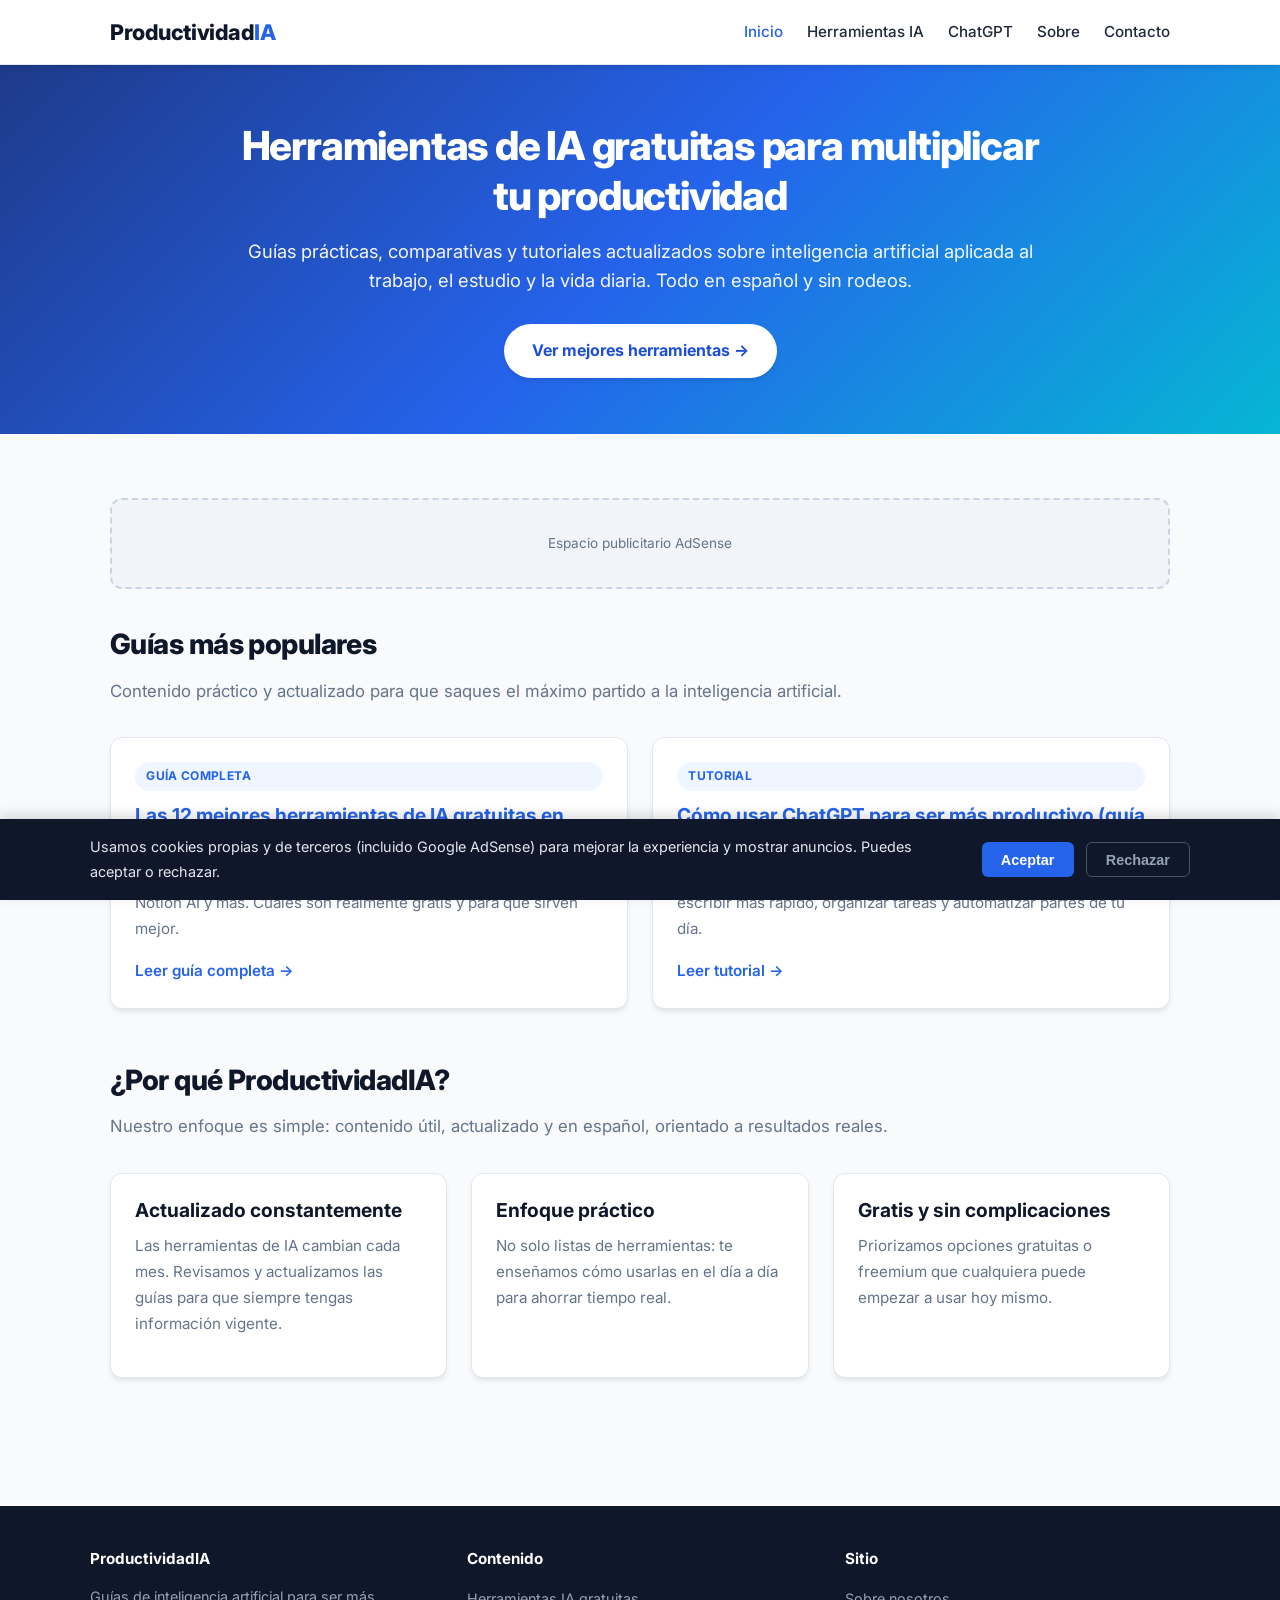
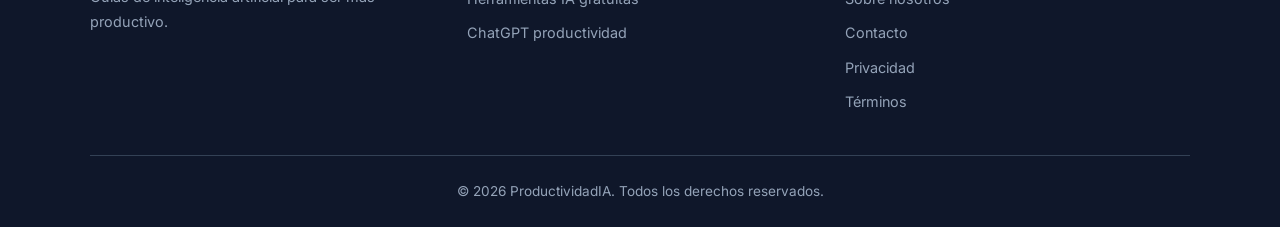
<file: index.html>
<!DOCTYPE html>
<html lang="es">
<head>
  <meta charset="UTF-8">
  <meta name="viewport" content="width=device-width, initial-scale=1">
  <title>ProductividadIA | Herramientas de IA gratuitas para ser más productivo</title>
  <meta name="description" content="Descubre las mejores herramientas de inteligencia artificial gratuitas para mejorar tu productividad. Guías, tutoriales y comparativas actualizadas de ChatGPT, Gemini, Claude y más.">
  <meta name="keywords" content="herramientas de ia gratuitas, productividad con inteligencia artificial, chatgpt para productividad, mejores apps de ia, inteligencia artificial productividad, herramientas ia 2026">
  <meta name="author" content="ProductividadIA">
  <meta name="robots" content="index, follow, max-image-preview:large, max-snippet:-1, max-video-preview:-1">
  <link rel="canonical" href="https://ProductividadIA.github.io/">

  <!-- Open Graph -->
  <meta property="og:type" content="website">
  <meta property="og:locale" content="es_ES">
  <meta property="og:site_name" content="ProductividadIA">
  <meta property="og:title" content="ProductividadIA | Herramientas de IA gratuitas para ser más productivo">
  <meta property="og:description" content="Descubre las mejores herramientas de inteligencia artificial gratuitas para mejorar tu productividad. Guías y tutoriales actualizados.">
  <meta property="og:url" content="https://ProductividadIA.github.io/">

  <!-- Twitter Card -->
  <meta name="twitter:card" content="summary_large_image">
  <meta name="twitter:title" content="ProductividadIA | Herramientas de IA gratuitas">
  <meta name="twitter:description" content="Las mejores herramientas de inteligencia artificial gratuitas para aumentar tu productividad en 2026.">

  <!-- Preconnect & Fonts -->
  <link rel="preconnect" href="https://fonts.googleapis.com">
  <link rel="preconnect" href="https://fonts.gstatic.com" crossorigin>
  <link href="https://fonts.googleapis.com/css2?family=Inter:wght@400;500;600;700;800&display=swap" rel="stylesheet">

  <link rel="stylesheet" href="styles.css">

  <!-- JSON-LD Structured Data -->
  <script type="application/ld+json">
  {
    "@context": "https://schema.org",
    "@type": "WebSite",
    "name": "ProductividadIA",
    "url": "https://ProductividadIA.github.io/",
    "description": "Guías y herramientas de inteligencia artificial para aumentar la productividad personal y profesional.",
    "inLanguage": "es",
    "potentialAction": {
      "@type": "SearchAction",
      "target": "https://ProductividadIA.github.io/?q={search_term_string}",
      "query-input": "required name=search_term_string"
    }
  }
  </script>
  <script type="application/ld+json">
  {
    "@context": "https://schema.org",
    "@type": "Organization",
    "name": "ProductividadIA",
    "url": "https://ProductividadIA.github.io/",
    "logo": "https://ProductividadIA.github.io/favicon.ico"
  }
  </script>

  <!-- GOOGLE ADSENSE -->
  
<script async src="https://pagead2.googlesyndication.com/pagead/js/adsbygoogle.js?client=ca-pub-4420698611954762"
     crossorigin="anonymous"></script>

  <!-- Google tag (gtag.js) -->
<script async src="https://www.googletagmanager.com/gtag/js?id=G-5T8QZ2P0C4"></script>
<script>
  window.dataLayer = window.dataLayer || [];
  function gtag(){dataLayer.push(arguments);}
  gtag('js', new Date());

  gtag('config', 'G-5T8QZ2P0C4');
</script>
  
</head>
<body>
  <header class="site-header">
    <div class="header-inner">
      <a href="index.html" class="logo">Productividad<span>IA</span></a>
      <button class="menu-toggle" aria-label="Abrir menú" aria-expanded="false">
        <svg xmlns="http://www.w3.org/2000/svg" fill="none" viewBox="0 0 24 24" stroke="currentColor" stroke-width="2">
          <path stroke-linecap="round" stroke-linejoin="round" d="M4 6h16M4 12h16M4 18h16"/>
        </svg>
      </button>
      <nav class="nav" role="navigation" aria-label="Menú principal">
        <a href="index.html" class="active">Inicio</a>
        <a href="mejores-herramientas-ia-gratuitas.html">Herramientas IA</a>
        <a href="chatgpt-productividad.html">ChatGPT</a>
        <a href="sobre.html">Sobre</a>
        <a href="contacto.html">Contacto</a>
      </nav>
    </div>
  </header>

  <main>
    <section class="hero">
      <div class="hero-inner">
        <h1>Herramientas de IA gratuitas para multiplicar tu productividad</h1>
        <p>Guías prácticas, comparativas y tutoriales actualizados sobre inteligencia artificial aplicada al trabajo, el estudio y la vida diaria. Todo en español y sin rodeos.</p>
        <a href="mejores-herramientas-ia-gratuitas.html" class="btn">Ver mejores herramientas →</a>
      </div>
    </section>

    <div class="container">
      <!-- Placeholder AdSense superior -->
      <div class="ad-placeholder" aria-hidden="true">
        <!-- Pega aquí tu código de anuncio AdSense (banner superior) -->
        Espacio publicitario AdSense
      </div>
      
      <h2 class="section-title">Guías más populares</h2>
      <p class="section-subtitle">Contenido práctico y actualizado para que saques el máximo partido a la inteligencia artificial.</p>

      <div class="cards">
        <article class="card">
          <div class="card-body">
            <span class="card-tag">Guía completa</span>
            <h3><a href="mejores-herramientas-ia-gratuitas.html">Las 12 mejores herramientas de IA gratuitas en 2026</a></h3>
            <p>Comparativa actualizada de ChatGPT, Gemini, Claude, Perplexity, Notion AI y más. Cuáles son realmente gratis y para qué sirven mejor.</p>
            <a href="mejores-herramientas-ia-gratuitas.html" class="card-link">Leer guía completa →</a>
          </div>
        </article>

        <article class="card">
          <div class="card-body">
            <span class="card-tag">Tutorial</span>
            <h3><a href="chatgpt-productividad.html">Cómo usar ChatGPT para ser más productivo (guía paso a paso)</a></h3>
            <p>Prompts efectivos, flujos de trabajo y trucos avanzados para escribir más rápido, organizar tareas y automatizar partes de tu día.</p>
            <a href="chatgpt-productividad.html" class="card-link">Leer tutorial →</a>
          </div>
        </article>
      </div>

      <section class="mt-2">
        <h2 class="section-title">¿Por qué ProductividadIA?</h2>
        <p class="section-subtitle">Nuestro enfoque es simple: contenido útil, actualizado y en español, orientado a resultados reales.</p>
        <div class="cards">
          <div class="card">
            <div class="card-body">
              <h3>Actualizado constantemente</h3>
              <p>Las herramientas de IA cambian cada mes. Revisamos y actualizamos las guías para que siempre tengas información vigente.</p>
            </div>
          </div>
          <div class="card">
            <div class="card-body">
              <h3>Enfoque práctico</h3>
              <p>No solo listas de herramientas: te enseñamos cómo usarlas en el día a día para ahorrar tiempo real.</p>
            </div>
          </div>
          <div class="card">
            <div class="card-body">
              <h3>Gratis y sin complicaciones</h3>
              <p>Priorizamos opciones gratuitas o freemium que cualquiera puede empezar a usar hoy mismo.</p>
            </div>
          </div>
        </div>
      </section>
    </div>
  </main>

  <footer class="site-footer">
    <div class="footer-inner">
      <div class="footer-col">
        <h4>ProductividadIA</h4>
        <p style="font-size:0.9rem;margin-top:0.5rem;">Guías de inteligencia artificial para ser más productivo.</p>
      </div>
      <div class="footer-col">
        <h4>Contenido</h4>
        <ul>
          <li><a href="mejores-herramientas-ia-gratuitas.html">Herramientas IA gratuitas</a></li>
          <li><a href="chatgpt-productividad.html">ChatGPT productividad</a></li>
        </ul>
      </div>
      <div class="footer-col">
        <h4>Sitio</h4>
        <ul>
          <li><a href="sobre.html">Sobre nosotros</a></li>
          <li><a href="contacto.html">Contacto</a></li>
          <li><a href="privacidad.html">Privacidad</a></li>
          <li><a href="terminos.html">Términos</a></li>
        </ul>
      </div>
    </div>
    <div class="footer-bottom">
      <p>© 2026 ProductividadIA. Todos los derechos reservados.</p>
    </div>
  </footer>

  <!-- Banner cookies RGPD -->
  <div id="cookie-banner" class="cookie-banner" role="dialog" aria-label="Consentimiento de cookies">
    <div class="cookie-inner">
      <p>Usamos cookies propias y de terceros (incluido Google AdSense) para mejorar la experiencia y mostrar anuncios. Puedes aceptar o rechazar.</p>
      <div class="cookie-btns">
        <button id="cookie-accept" class="btn-accept">Aceptar</button>
        <button id="cookie-reject" class="btn-reject">Rechazar</button>
      </div>
    </div>
  </div>

  <script src="script.js" defer></script>
</body>
</html>
</file>
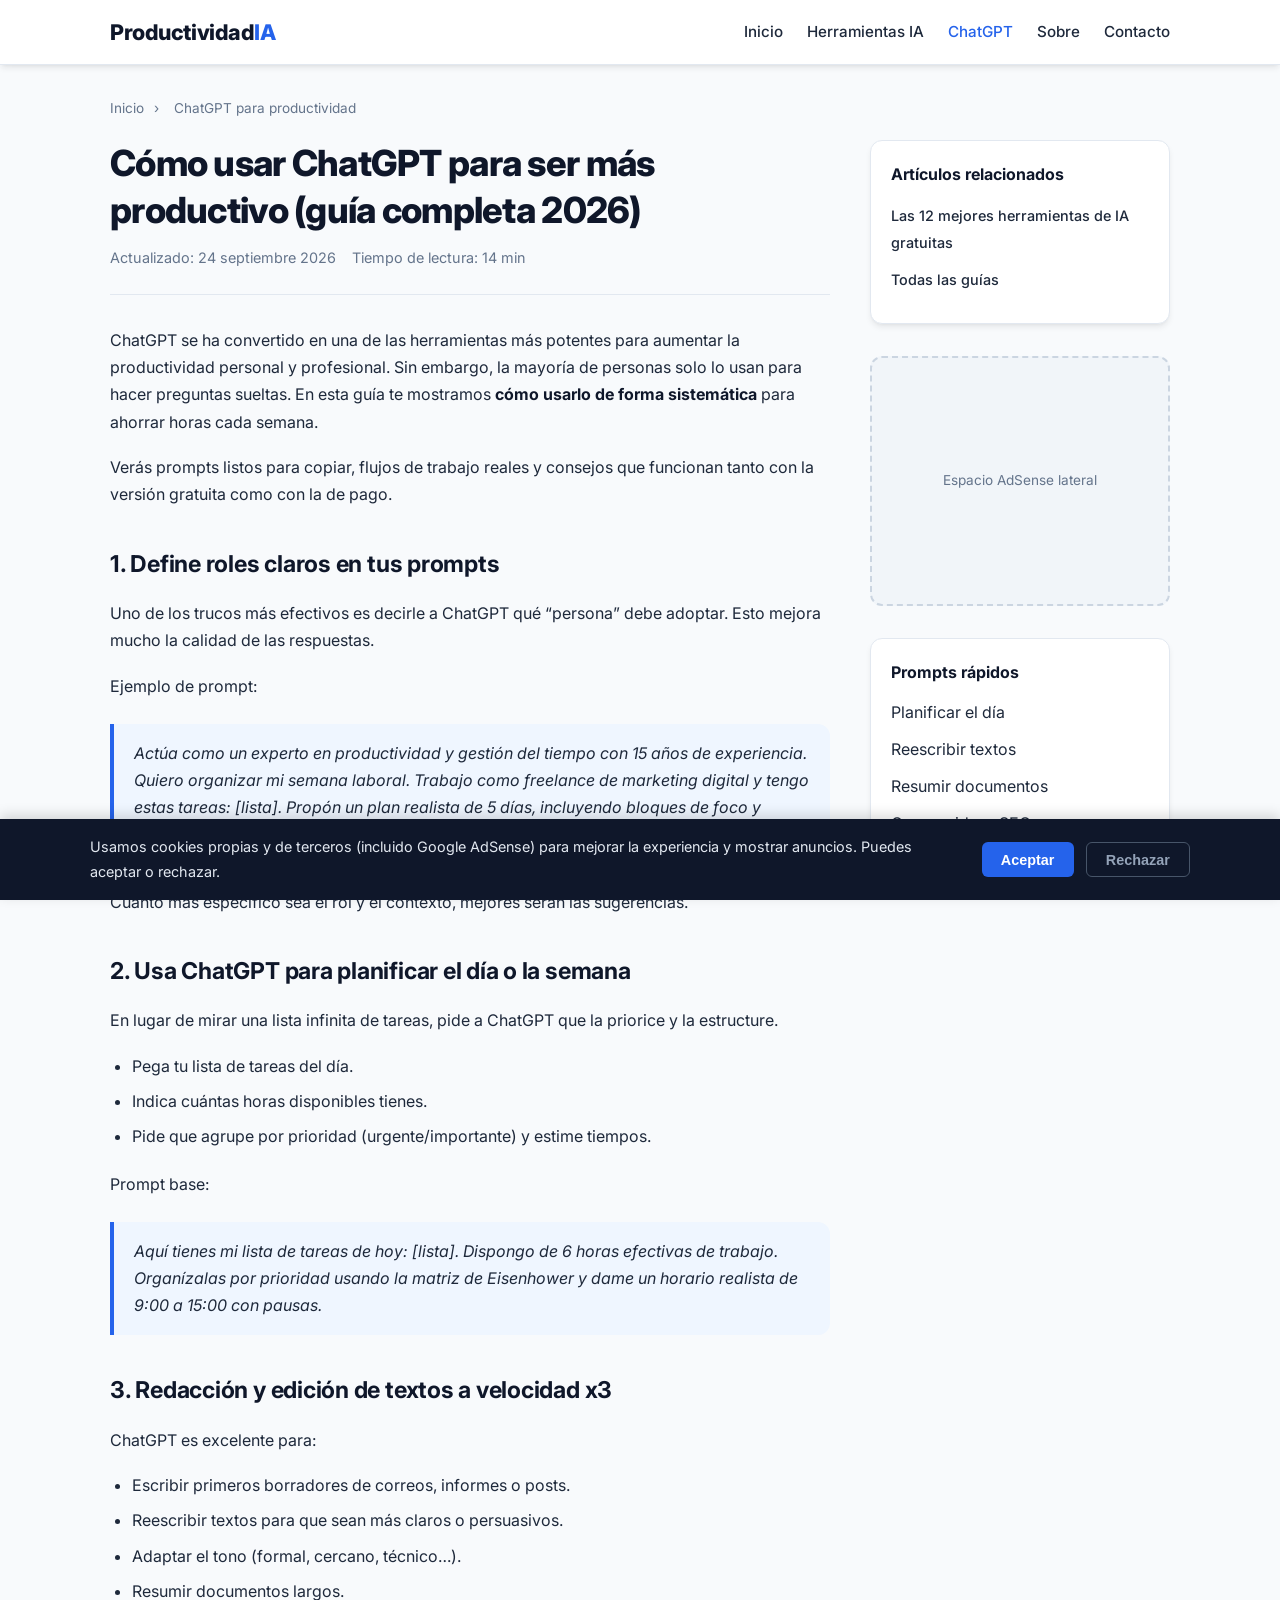
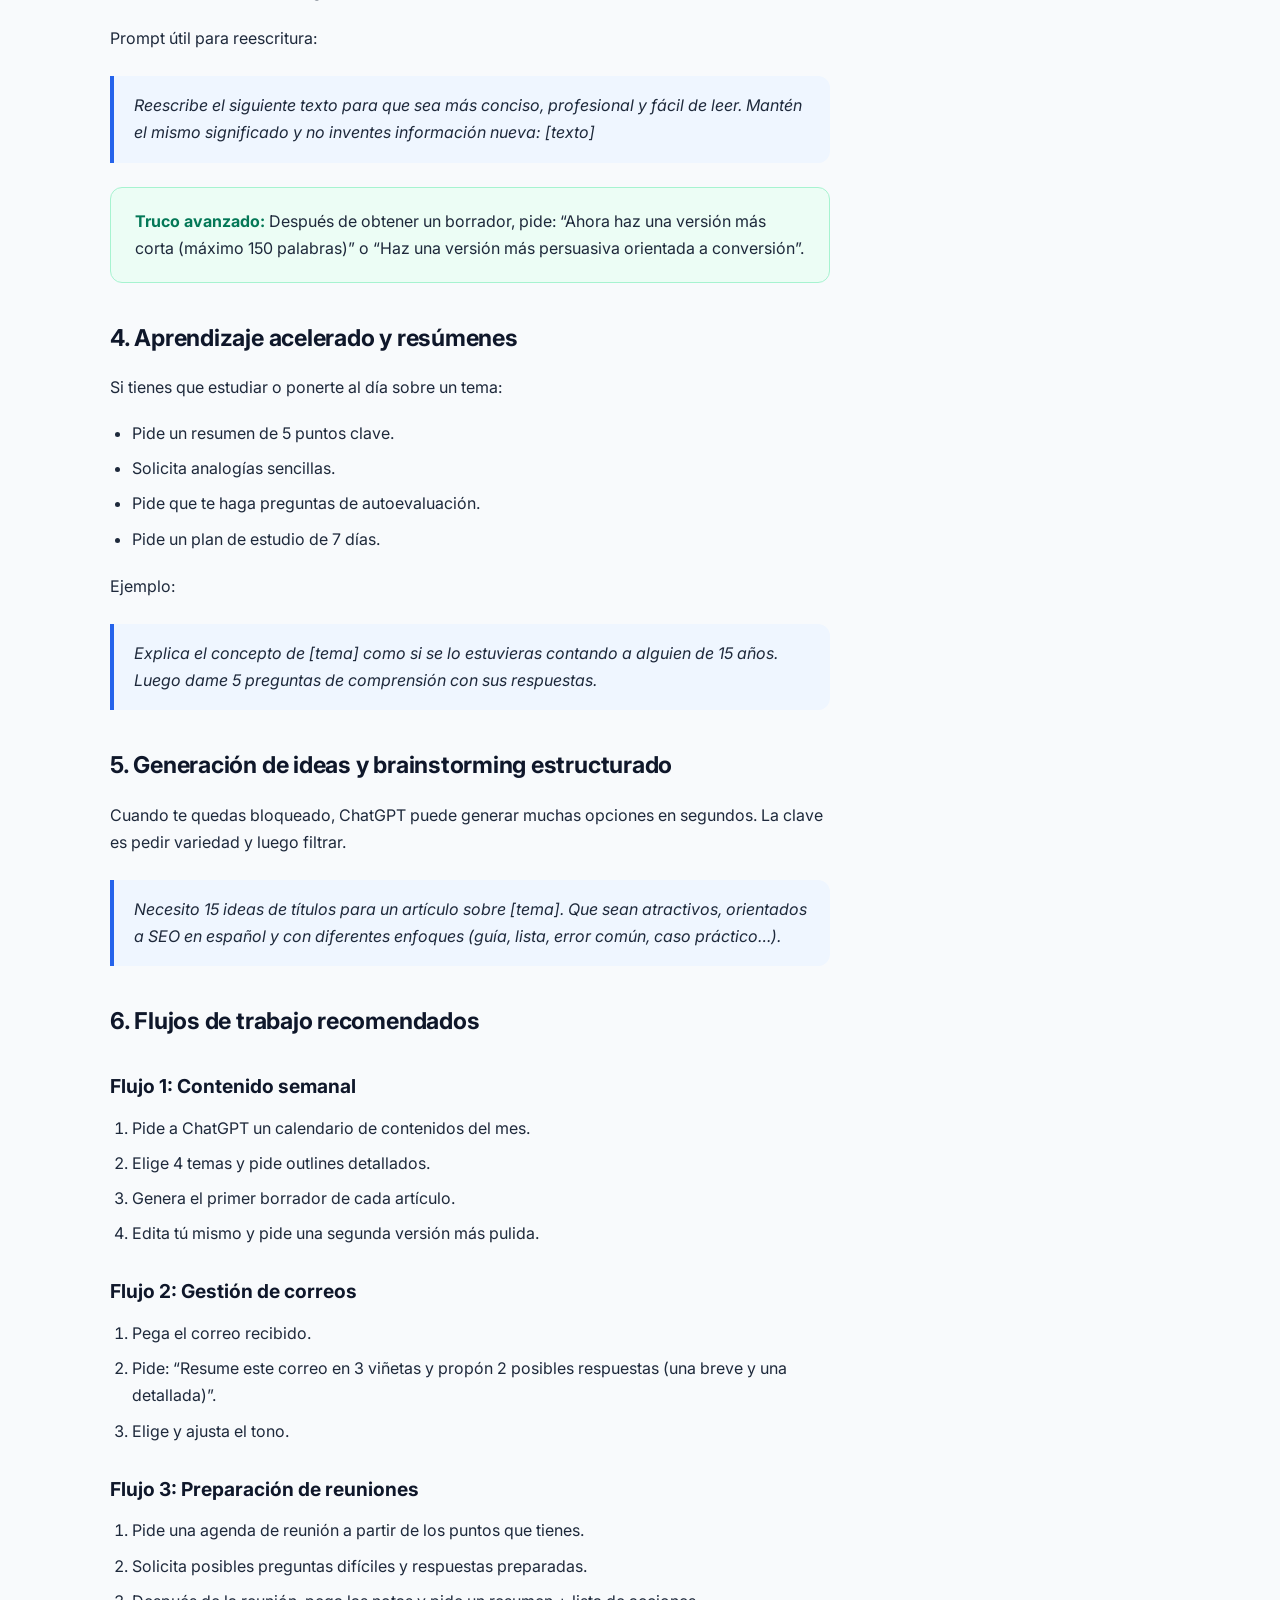
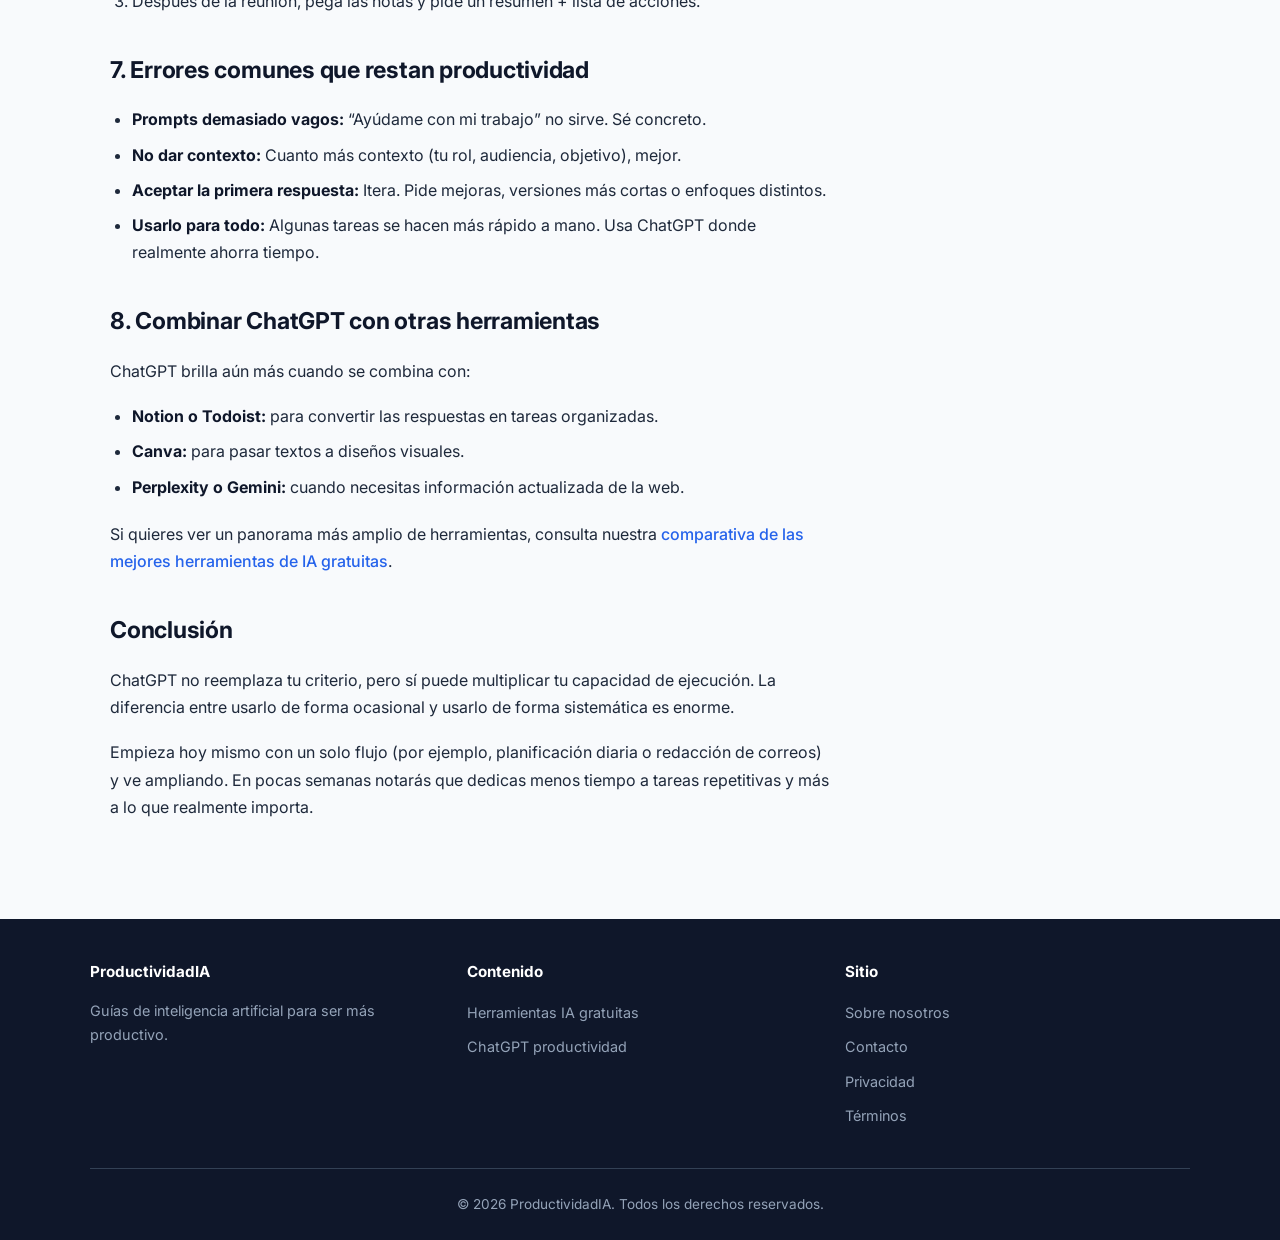
<file: chatgpt-productividad.html>
<!DOCTYPE html>
<html lang="es">
<head>
  <meta charset="UTF-8">
  <meta name="viewport" content="width=device-width, initial-scale=1">
  <title>Cómo usar ChatGPT para ser más productivo (guía 2026) | ProductividadIA</title>
  <meta name="description" content="Aprende a usar ChatGPT para aumentar tu productividad: prompts efectivos, flujos de trabajo, automatización de tareas y trucos avanzados. Guía práctica y actualizada.">
  <meta name="keywords" content="chatgpt productividad, prompts chatgpt, cómo usar chatgpt, chatgpt para trabajar, prompts productivos, chatgpt español, inteligencia artificial productividad">
  <meta name="author" content="ProductividadIA">
  <meta name="robots" content="index, follow, max-image-preview:large">
  <link rel="canonical" href="https://ProductividadIA.github.io/chatgpt-productividad.html">

  <meta property="og:type" content="article">
  <meta property="og:locale" content="es_ES">
  <meta property="og:site_name" content="ProductividadIA">
  <meta property="og:title" content="Cómo usar ChatGPT para ser más productivo (guía 2026)">
  <meta property="og:description" content="Prompts efectivos, flujos de trabajo y trucos avanzados para sacar el máximo partido a ChatGPT en tu día a día.">
  <meta property="og:url" content="https://ProductividadIA.github.io/chatgpt-productividad.html">

  <meta name="twitter:card" content="summary_large_image">
  <meta name="twitter:title" content="Cómo usar ChatGPT para ser más productivo">
  <meta name="twitter:description" content="Guía práctica con prompts y flujos de trabajo para aumentar tu productividad con ChatGPT.">

  <link rel="preconnect" href="https://fonts.googleapis.com">
  <link rel="preconnect" href="https://fonts.gstatic.com" crossorigin>
  <link href="https://fonts.googleapis.com/css2?family=Inter:wght@400;500;600;700;800&display=swap" rel="stylesheet">
  <link rel="stylesheet" href="styles.css">

  <script type="application/ld+json">
  {
    "@context": "https://schema.org",
    "@type": "Article",
    "headline": "Cómo usar ChatGPT para ser más productivo (guía 2026)",
    "description": "Guía práctica con prompts efectivos y flujos de trabajo para aumentar la productividad con ChatGPT.",
    "author": {
      "@type": "Organization",
      "name": "ProductividadIA"
    },
    "publisher": {
      "@type": "Organization",
      "name": "ProductividadIA",
      "url": "https://ProductividadIA.github.io/"
    },
    "datePublished": "2026-09-24",
    "dateModified": "2026-09-24",
    "mainEntityOfPage": {
      "@type": "WebPage",
      "@id": "https://ProductividadIA.github.io/chatgpt-productividad.html"
    },
    "inLanguage": "es"
  }
  </script>
  <script type="application/ld+json">
  {
    "@context": "https://schema.org",
    "@type": "BreadcrumbList",
    "itemListElement": [
      {
        "@type": "ListItem",
        "position": 1,
        "name": "Inicio",
        "item": "https://ProductividadIA.github.io/"
      },
      {
        "@type": "ListItem",
        "position": 2,
        "name": "Cómo usar ChatGPT para productividad",
        "item": "https://ProductividadIA.github.io/chatgpt-productividad.html"
      }
    ]
  }
  </script>
</head>
<body>
  <header class="site-header">
    <div class="header-inner">
      <a href="index.html" class="logo">Productividad<span>IA</span></a>
      <button class="menu-toggle" aria-label="Abrir menú" aria-expanded="false">
        <svg xmlns="http://www.w3.org/2000/svg" fill="none" viewBox="0 0 24 24" stroke="currentColor" stroke-width="2">
          <path stroke-linecap="round" stroke-linejoin="round" d="M4 6h16M4 12h16M4 18h16"/>
        </svg>
      </button>
      <nav class="nav" role="navigation" aria-label="Menú principal">
        <a href="index.html">Inicio</a>
        <a href="mejores-herramientas-ia-gratuitas.html">Herramientas IA</a>
        <a href="chatgpt-productividad.html" class="active">ChatGPT</a>
        <a href="sobre.html">Sobre</a>
        <a href="contacto.html">Contacto</a>
      </nav>
    </div>
  </header>

  <main>
    <div class="container">
      <nav class="breadcrumbs" aria-label="Breadcrumb">
        <a href="index.html">Inicio</a> <span>›</span> <span>ChatGPT para productividad</span>
      </nav>

      <div class="layout-with-sidebar">
        <article class="article-content">
          <header class="article-header">
            <h1>Cómo usar ChatGPT para ser más productivo (guía completa 2026)</h1>
            <div class="article-meta">
              <span>Actualizado: 24 septiembre 2026</span>
              <span>Tiempo de lectura: 14 min</span>
            </div>
          </header>

          <p>ChatGPT se ha convertido en una de las herramientas más potentes para aumentar la productividad personal y profesional. Sin embargo, la mayoría de personas solo lo usan para hacer preguntas sueltas. En esta guía te mostramos <strong>cómo usarlo de forma sistemática</strong> para ahorrar horas cada semana.</p>

          <p>Verás prompts listos para copiar, flujos de trabajo reales y consejos que funcionan tanto con la versión gratuita como con la de pago.</p>

          <h2>1. Define roles claros en tus prompts</h2>
          <p>Uno de los trucos más efectivos es decirle a ChatGPT qué “persona” debe adoptar. Esto mejora mucho la calidad de las respuestas.</p>
          <p>Ejemplo de prompt:</p>
          <blockquote>
            Actúa como un experto en productividad y gestión del tiempo con 15 años de experiencia. Quiero organizar mi semana laboral. Trabajo como freelance de marketing digital y tengo estas tareas: [lista]. Propón un plan realista de 5 días, incluyendo bloques de foco y descansos.
          </blockquote>
          <p>Cuanto más específico sea el rol y el contexto, mejores serán las sugerencias.</p>

          <h2>2. Usa ChatGPT para planificar el día o la semana</h2>
          <p>En lugar de mirar una lista infinita de tareas, pide a ChatGPT que la priorice y la estructure.</p>
          <ul>
            <li>Pega tu lista de tareas del día.</li>
            <li>Indica cuántas horas disponibles tienes.</li>
            <li>Pide que agrupe por prioridad (urgente/importante) y estime tiempos.</li>
          </ul>
          <p>Prompt base:</p>
          <blockquote>
            Aquí tienes mi lista de tareas de hoy: [lista]. Dispongo de 6 horas efectivas de trabajo. Organízalas por prioridad usando la matriz de Eisenhower y dame un horario realista de 9:00 a 15:00 con pausas.
          </blockquote>

          <h2>3. Redacción y edición de textos a velocidad x3</h2>
          <p>ChatGPT es excelente para:</p>
          <ul>
            <li>Escribir primeros borradores de correos, informes o posts.</li>
            <li>Reescribir textos para que sean más claros o persuasivos.</li>
            <li>Adaptar el tono (formal, cercano, técnico…).</li>
            <li>Resumir documentos largos.</li>
          </ul>
          <p>Prompt útil para reescritura:</p>
          <blockquote>
            Reescribe el siguiente texto para que sea más conciso, profesional y fácil de leer. Mantén el mismo significado y no inventes información nueva: [texto]
          </blockquote>

          <div class="tip-box">
            <strong>Truco avanzado:</strong> Después de obtener un borrador, pide: “Ahora haz una versión más corta (máximo 150 palabras)” o “Haz una versión más persuasiva orientada a conversión”.
          </div>

          <h2>4. Aprendizaje acelerado y resúmenes</h2>
          <p>Si tienes que estudiar o ponerte al día sobre un tema:</p>
          <ul>
            <li>Pide un resumen de 5 puntos clave.</li>
            <li>Solicita analogías sencillas.</li>
            <li>Pide que te haga preguntas de autoevaluación.</li>
            <li>Pide un plan de estudio de 7 días.</li>
          </ul>
          <p>Ejemplo:</p>
          <blockquote>
            Explica el concepto de [tema] como si se lo estuvieras contando a alguien de 15 años. Luego dame 5 preguntas de comprensión con sus respuestas.
          </blockquote>

          <h2>5. Generación de ideas y brainstorming estructurado</h2>
          <p>Cuando te quedas bloqueado, ChatGPT puede generar muchas opciones en segundos. La clave es pedir variedad y luego filtrar.</p>
          <blockquote>
            Necesito 15 ideas de títulos para un artículo sobre [tema]. Que sean atractivos, orientados a SEO en español y con diferentes enfoques (guía, lista, error común, caso práctico…).
          </blockquote>

          <h2>6. Flujos de trabajo recomendados</h2>
          <h3>Flujo 1: Contenido semanal</h3>
          <ol>
            <li>Pide a ChatGPT un calendario de contenidos del mes.</li>
            <li>Elige 4 temas y pide outlines detallados.</li>
            <li>Genera el primer borrador de cada artículo.</li>
            <li>Edita tú mismo y pide una segunda versión más pulida.</li>
          </ol>

          <h3>Flujo 2: Gestión de correos</h3>
          <ol>
            <li>Pega el correo recibido.</li>
            <li>Pide: “Resume este correo en 3 viñetas y propón 2 posibles respuestas (una breve y una detallada)”.</li>
            <li>Elige y ajusta el tono.</li>
          </ol>

          <h3>Flujo 3: Preparación de reuniones</h3>
          <ol>
            <li>Pide una agenda de reunión a partir de los puntos que tienes.</li>
            <li>Solicita posibles preguntas difíciles y respuestas preparadas.</li>
            <li>Después de la reunión, pega las notas y pide un resumen + lista de acciones.</li>
          </ol>

          <h2>7. Errores comunes que restan productividad</h2>
          <ul>
            <li><strong>Prompts demasiado vagos:</strong> “Ayúdame con mi trabajo” no sirve. Sé concreto.</li>
            <li><strong>No dar contexto:</strong> Cuanto más contexto (tu rol, audiencia, objetivo), mejor.</li>
            <li><strong>Aceptar la primera respuesta:</strong> Itera. Pide mejoras, versiones más cortas o enfoques distintos.</li>
            <li><strong>Usarlo para todo:</strong> Algunas tareas se hacen más rápido a mano. Usa ChatGPT donde realmente ahorra tiempo.</li>
          </ul>

          <h2>8. Combinar ChatGPT con otras herramientas</h2>
          <p>ChatGPT brilla aún más cuando se combina con:</p>
          <ul>
            <li><strong>Notion o Todoist:</strong> para convertir las respuestas en tareas organizadas.</li>
            <li><strong>Canva:</strong> para pasar textos a diseños visuales.</li>
            <li><strong>Perplexity o Gemini:</strong> cuando necesitas información actualizada de la web.</li>
          </ul>
          <p>Si quieres ver un panorama más amplio de herramientas, consulta nuestra <a href="mejores-herramientas-ia-gratuitas.html">comparativa de las mejores herramientas de IA gratuitas</a>.</p>

          <h2>Conclusión</h2>
          <p>ChatGPT no reemplaza tu criterio, pero sí puede multiplicar tu capacidad de ejecución. La diferencia entre usarlo de forma ocasional y usarlo de forma sistemática es enorme.</p>
          <p>Empieza hoy mismo con un solo flujo (por ejemplo, planificación diaria o redacción de correos) y ve ampliando. En pocas semanas notarás que dedicas menos tiempo a tareas repetitivas y más a lo que realmente importa.</p>
        </article>

        <aside class="sidebar">
          <div class="sidebar-box">
            <h3>Artículos relacionados</h3>
            <ul>
              <li><a href="mejores-herramientas-ia-gratuitas.html">Las 12 mejores herramientas de IA gratuitas</a></li>
              <li><a href="index.html">Todas las guías</a></li>
            </ul>
          </div>
          <div class="ad-placeholder" aria-hidden="true" style="min-height:250px;">Espacio AdSense lateral</div>
          <div class="sidebar-box">
            <h3>Prompts rápidos</h3>
            <ul>
              <li>Planificar el día</li>
              <li>Reescribir textos</li>
              <li>Resumir documentos</li>
              <li>Generar ideas SEO</li>
            </ul>
          </div>
        </aside>
      </div>
    </div>
  </main>

  <footer class="site-footer">
    <div class="footer-inner">
      <div class="footer-col">
        <h4>ProductividadIA</h4>
        <p style="font-size:0.9rem;margin-top:0.5rem;">Guías de inteligencia artificial para ser más productivo.</p>
      </div>
      <div class="footer-col">
        <h4>Contenido</h4>
        <ul>
          <li><a href="mejores-herramientas-ia-gratuitas.html">Herramientas IA gratuitas</a></li>
          <li><a href="chatgpt-productividad.html">ChatGPT productividad</a></li>
        </ul>
      </div>
      <div class="footer-col">
        <h4>Sitio</h4>
        <ul>
          <li><a href="sobre.html">Sobre nosotros</a></li>
          <li><a href="contacto.html">Contacto</a></li>
          <li><a href="privacidad.html">Privacidad</a></li>
          <li><a href="terminos.html">Términos</a></li>
        </ul>
      </div>
    </div>
    <div class="footer-bottom">
      <p>© 2026 ProductividadIA. Todos los derechos reservados.</p>
    </div>
  </footer>

  <div id="cookie-banner" class="cookie-banner" role="dialog" aria-label="Consentimiento de cookies">
    <div class="cookie-inner">
      <p>Usamos cookies propias y de terceros (incluido Google AdSense) para mejorar la experiencia y mostrar anuncios. Puedes aceptar o rechazar.</p>
      <div class="cookie-btns">
        <button id="cookie-accept" class="btn-accept">Aceptar</button>
        <button id="cookie-reject" class="btn-reject">Rechazar</button>
      </div>
    </div>
  </div>

  <script src="script.js" defer></script>
</body>
</html>
</file>
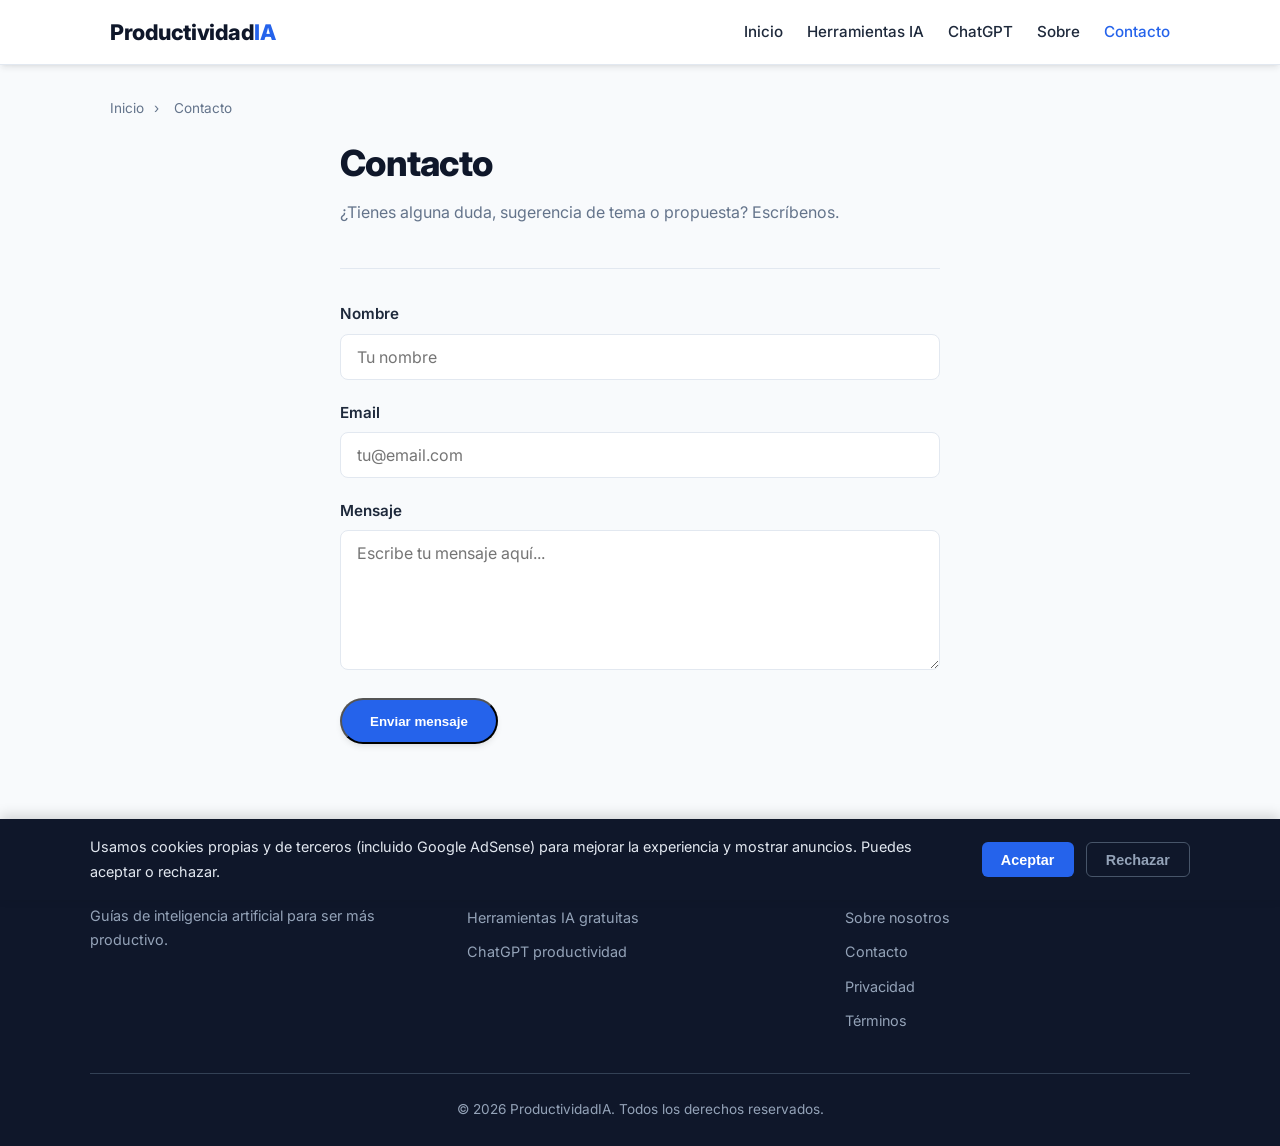
<file: contacto.html>
<!DOCTYPE html>
<html lang="es">
<head>
  <meta charset="UTF-8">
  <meta name="viewport" content="width=device-width, initial-scale=1">
  <title>Contacto | ProductividadIA</title>
  <meta name="description" content="Contacta con el equipo de ProductividadIA. Envíanos tus dudas, sugerencias de temas o propuestas de colaboración.">
  <meta name="robots" content="index, follow">
  <link rel="canonical" href="https://ProductividadIA.github.io/contacto.html">
  <meta property="og:title" content="Contacto | ProductividadIA">
  <meta property="og:url" content="https://ProductividadIA.github.io/contacto.html">
  <link rel="preconnect" href="https://fonts.googleapis.com">
  <link rel="preconnect" href="https://fonts.gstatic.com" crossorigin>
  <link href="https://fonts.googleapis.com/css2?family=Inter:wght@400;500;600;700;800&display=swap" rel="stylesheet">
  <link rel="stylesheet" href="styles.css">
</head>
<body>
  <header class="site-header">
    <div class="header-inner">
      <a href="index.html" class="logo">Productividad<span>IA</span></a>
      <button class="menu-toggle" aria-label="Abrir menú" aria-expanded="false">
        <svg xmlns="http://www.w3.org/2000/svg" fill="none" viewBox="0 0 24 24" stroke="currentColor" stroke-width="2">
          <path stroke-linecap="round" stroke-linejoin="round" d="M4 6h16M4 12h16M4 18h16"/>
        </svg>
      </button>
      <nav class="nav" role="navigation">
        <a href="index.html">Inicio</a>
        <a href="mejores-herramientas-ia-gratuitas.html">Herramientas IA</a>
        <a href="chatgpt-productividad.html">ChatGPT</a>
        <a href="sobre.html">Sobre</a>
        <a href="contacto.html" class="active">Contacto</a>
      </nav>
    </div>
  </header>

  <main>
    <div class="container">
      <nav class="breadcrumbs"><a href="index.html">Inicio</a> <span>›</span> <span>Contacto</span></nav>
      <article class="article-content" style="max-width:600px;margin:0 auto;">
        <header class="article-header">
          <h1>Contacto</h1>
          <p style="color:var(--text-muted);margin-top:0.5rem;">¿Tienes alguna duda, sugerencia de tema o propuesta? Escríbenos.</p>
        </header>

        <form action="mailto:contacto@productividadia.example" method="post" enctype="text/plain">
          <div class="form-group">
            <label for="nombre">Nombre</label>
            <input type="text" id="nombre" name="nombre" required placeholder="Tu nombre" autocomplete="name">
          </div>
          <div class="form-group">
            <label for="email">Email</label>
            <input type="email" id="email" name="email" required placeholder="tu@email.com" autocomplete="email">
          </div>
          <div class="form-group">
            <label for="mensaje">Mensaje</label>
            <textarea id="mensaje" name="mensaje" required placeholder="Escribe tu mensaje aquí..."></textarea>
          </div>
          <button type="submit" class="btn btn-primary">Enviar mensaje</button>
        </form>

    
      </article>
    </div>
  </main>

  <footer class="site-footer">
    <div class="footer-inner">
      <div class="footer-col">
        <h4>ProductividadIA</h4>
        <p style="font-size:0.9rem;margin-top:0.5rem;">Guías de inteligencia artificial para ser más productivo.</p>
      </div>
      <div class="footer-col">
        <h4>Contenido</h4>
        <ul>
          <li><a href="mejores-herramientas-ia-gratuitas.html">Herramientas IA gratuitas</a></li>
          <li><a href="chatgpt-productividad.html">ChatGPT productividad</a></li>
        </ul>
      </div>
      <div class="footer-col">
        <h4>Sitio</h4>
        <ul>
          <li><a href="sobre.html">Sobre nosotros</a></li>
          <li><a href="contacto.html">Contacto</a></li>
          <li><a href="privacidad.html">Privacidad</a></li>
          <li><a href="terminos.html">Términos</a></li>
        </ul>
      </div>
    </div>
    <div class="footer-bottom">
      <p>© 2026 ProductividadIA. Todos los derechos reservados.</p>
    </div>
  </footer>

  <div id="cookie-banner" class="cookie-banner" role="dialog">
    <div class="cookie-inner">
      <p>Usamos cookies propias y de terceros (incluido Google AdSense) para mejorar la experiencia y mostrar anuncios. Puedes aceptar o rechazar.</p>
      <div class="cookie-btns">
        <button id="cookie-accept" class="btn-accept">Aceptar</button>
        <button id="cookie-reject" class="btn-reject">Rechazar</button>
      </div>
    </div>
  </div>
  <script src="script.js" defer></script>
</body>
</html>
</file>
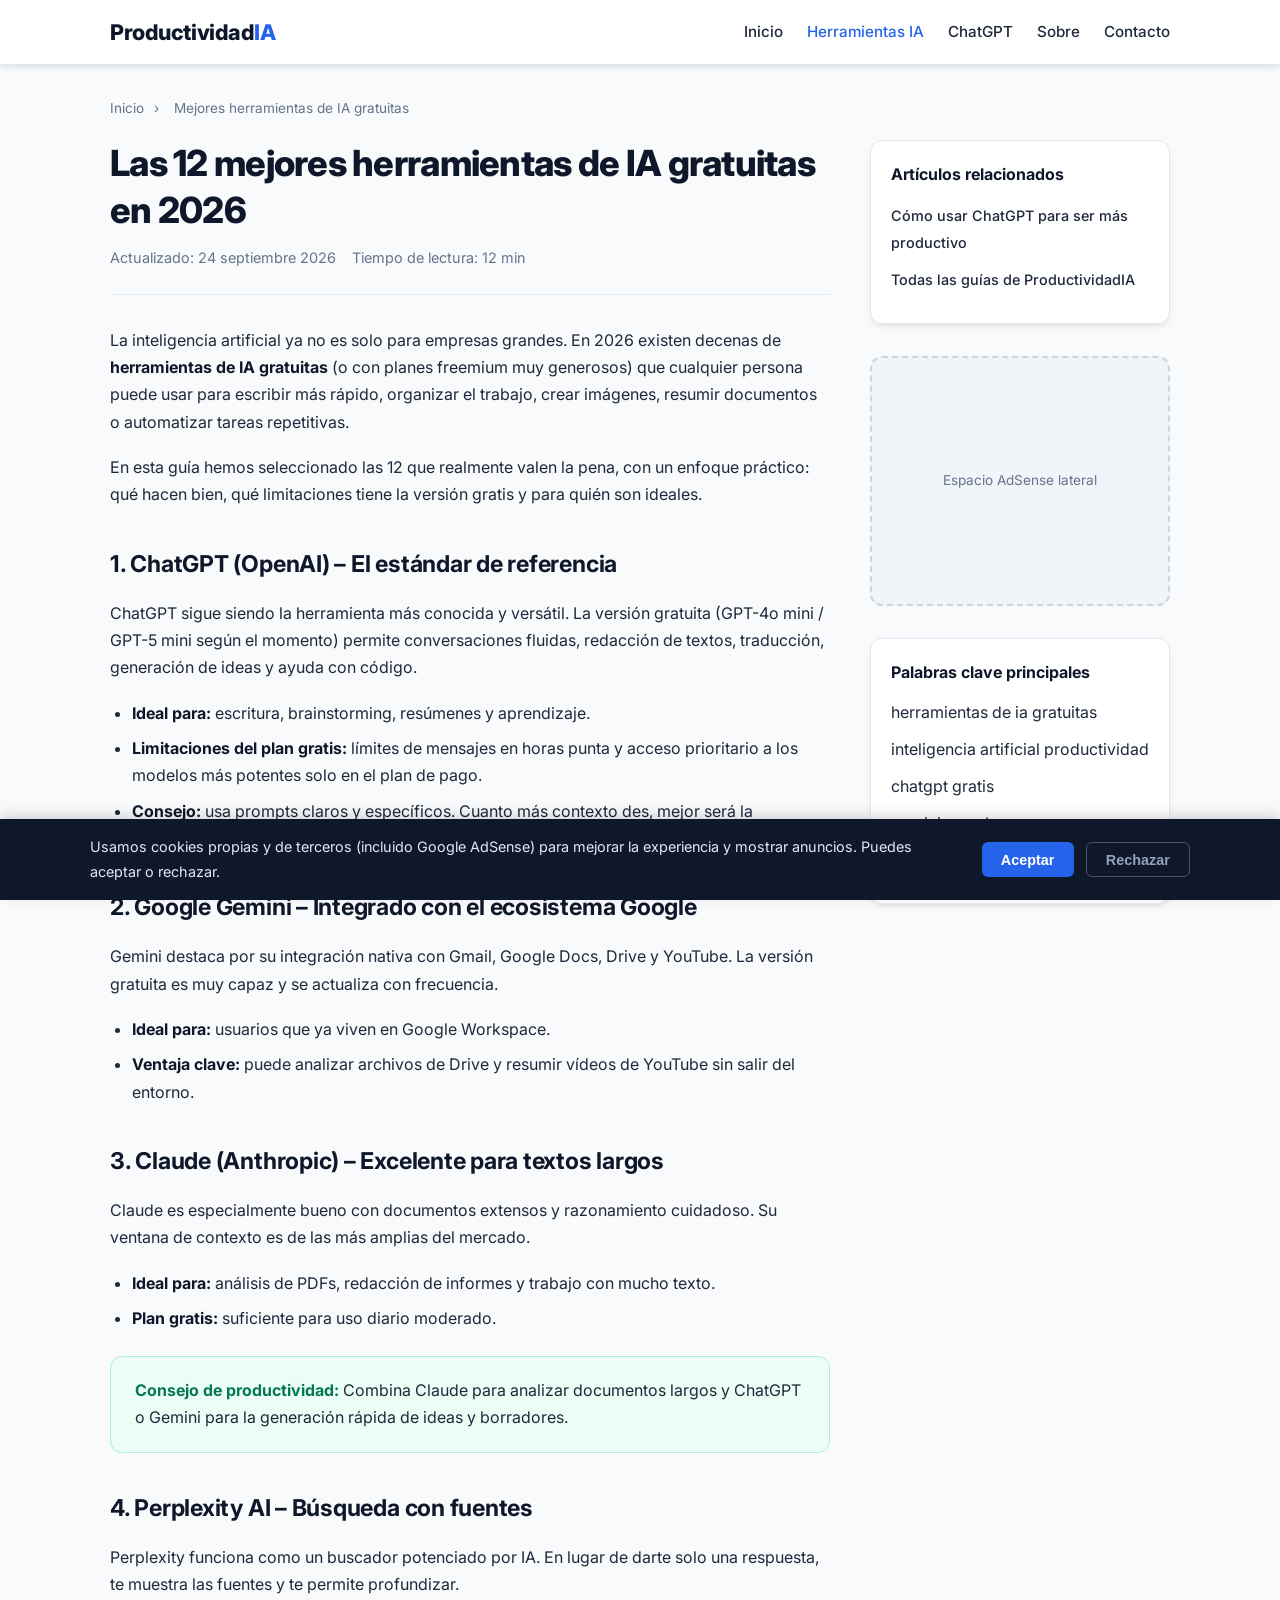
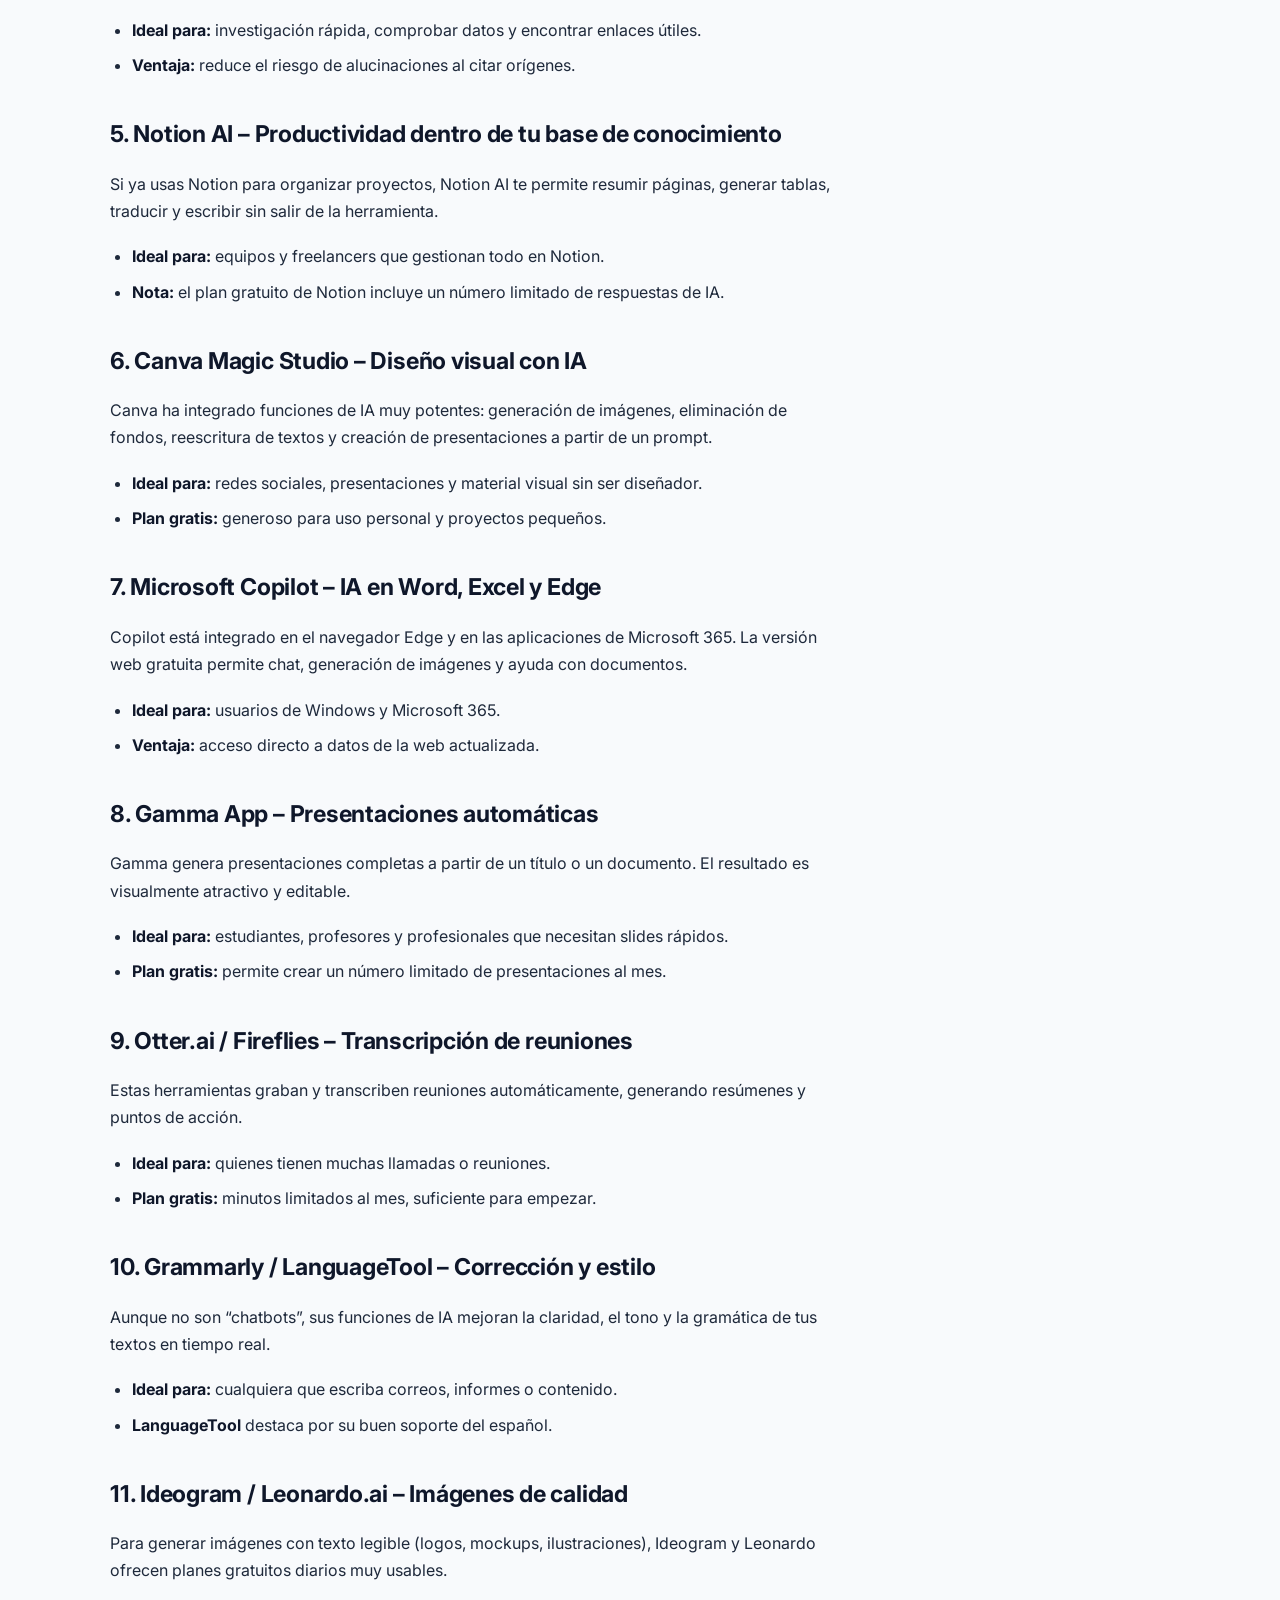
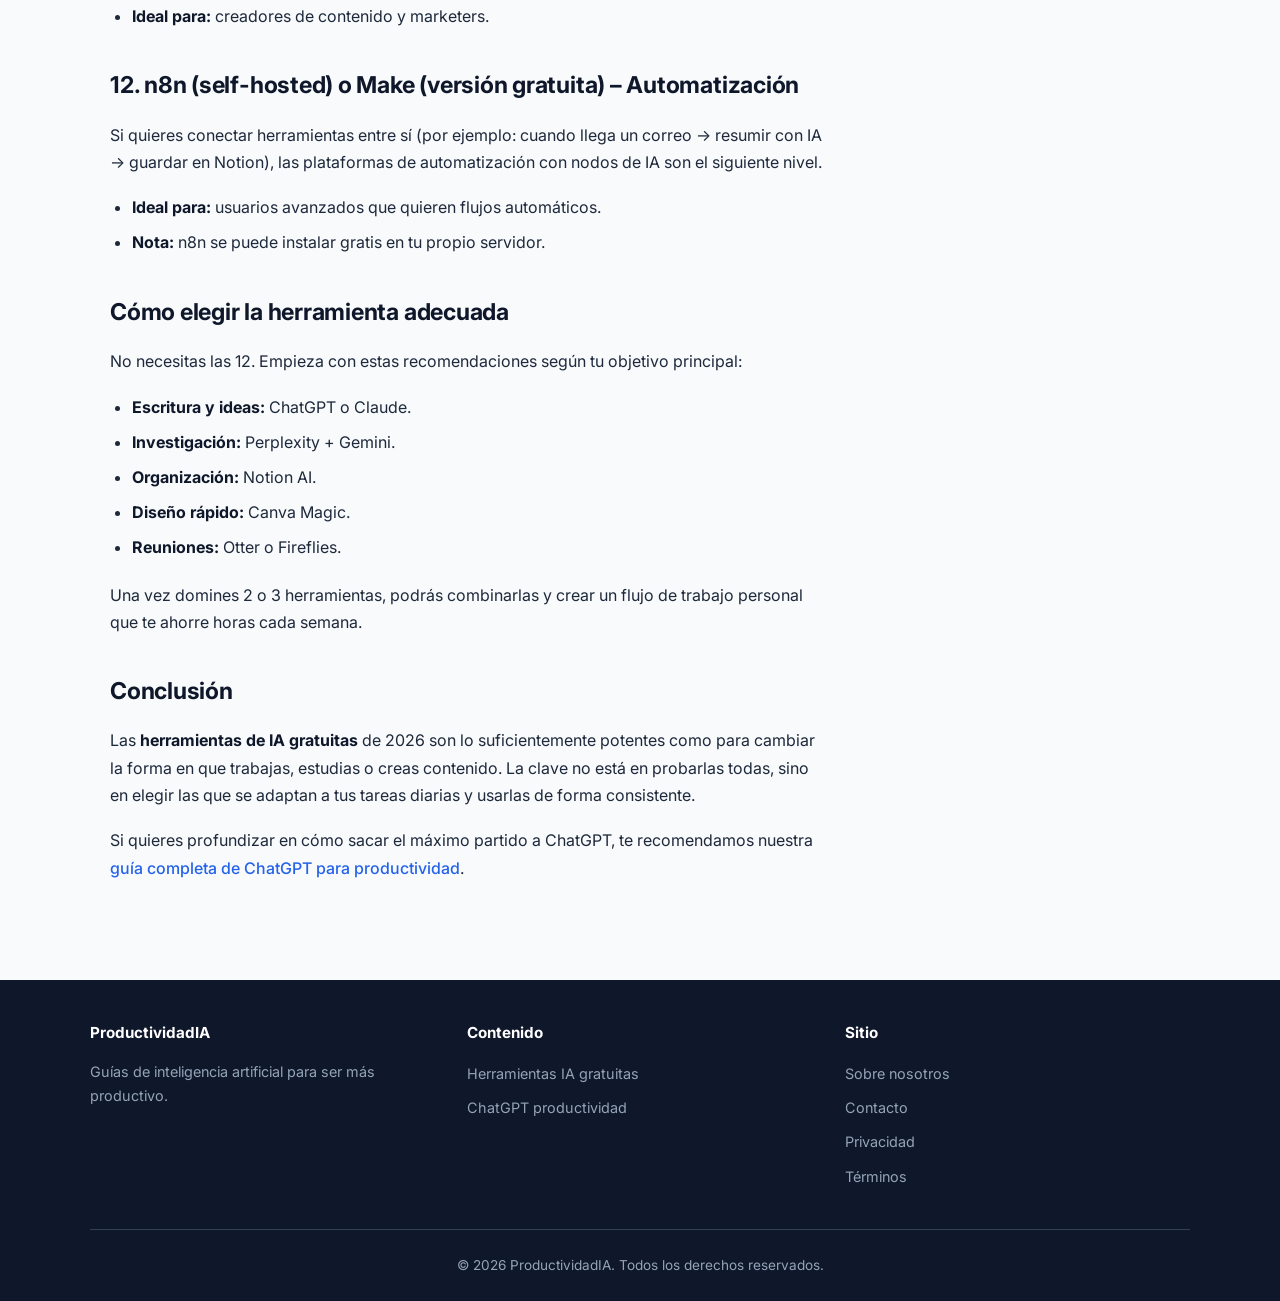
<file: mejores-herramientas-ia-gratuitas.html>
<!DOCTYPE html>
<html lang="es">
<head>
  <meta charset="UTF-8">
  <meta name="viewport" content="width=device-width, initial-scale=1">
  <title>Las 12 mejores herramientas de IA gratuitas en 2026 | ProductividadIA</title>
  <meta name="description" content="Comparativa actualizada de las mejores herramientas de inteligencia artificial gratuitas: ChatGPT, Gemini, Claude, Perplexity, Notion AI, Canva Magic y más. Cuáles son realmente gratis y para qué sirven.">
  <meta name="keywords" content="mejores herramientas de ia gratuitas, herramientas ia gratis 2026, chatgpt gratis, gemini google, claude ai, perplexity ai, notion ai, inteligencia artificial gratuita, apps de ia productividad">
  <meta name="author" content="ProductividadIA">
  <meta name="robots" content="index, follow, max-image-preview:large">
  <link rel="canonical" href="https://ProductividadIA.github.io/mejores-herramientas-ia-gratuitas.html">

  <meta property="og:type" content="article">
  <meta property="og:locale" content="es_ES">
  <meta property="og:site_name" content="ProductividadIA">
  <meta property="og:title" content="Las 12 mejores herramientas de IA gratuitas en 2026">
  <meta property="og:description" content="Comparativa práctica de las mejores herramientas de inteligencia artificial que puedes usar gratis para aumentar tu productividad.">
  <meta property="og:url" content="https://ProductividadIA.github.io/mejores-herramientas-ia-gratuitas.html">

  <meta name="twitter:card" content="summary_large_image">
  <meta name="twitter:title" content="Las 12 mejores herramientas de IA gratuitas en 2026">
  <meta name="twitter:description" content="Comparativa actualizada de ChatGPT, Gemini, Claude y más herramientas de IA gratuitas.">

  <link rel="preconnect" href="https://fonts.googleapis.com">
  <link rel="preconnect" href="https://fonts.gstatic.com" crossorigin>
  <link href="https://fonts.googleapis.com/css2?family=Inter:wght@400;500;600;700;800&display=swap" rel="stylesheet">
  <link rel="stylesheet" href="styles.css">

  <script type="application/ld+json">
  {
    "@context": "https://schema.org",
    "@type": "Article",
    "headline": "Las 12 mejores herramientas de IA gratuitas en 2026",
    "description": "Comparativa actualizada de las mejores herramientas de inteligencia artificial gratuitas para productividad.",
    "author": {
      "@type": "Organization",
      "name": "ProductividadIA"
    },
    "publisher": {
      "@type": "Organization",
      "name": "ProductividadIA",
      "url": "https://ProductividadIA.github.io/"
    },
    "datePublished": "2026-09-24",
    "dateModified": "2026-09-24",
    "mainEntityOfPage": {
      "@type": "WebPage",
      "@id": "https://ProductividadIA.github.io/mejores-herramientas-ia-gratuitas.html"
    },
    "inLanguage": "es"
  }
  </script>
  <script type="application/ld+json">
  {
    "@context": "https://schema.org",
    "@type": "BreadcrumbList",
    "itemListElement": [
      {
        "@type": "ListItem",
        "position": 1,
        "name": "Inicio",
        "item": "https://ProductividadIA.github.io/"
      },
      {
        "@type": "ListItem",
        "position": 2,
        "name": "Mejores herramientas de IA gratuitas",
        "item": "https://ProductividadIA.github.io/mejores-herramientas-ia-gratuitas.html"
      }
    ]
  }
  </script>
</head>
<body>
  <header class="site-header">
    <div class="header-inner">
      <a href="index.html" class="logo">Productividad<span>IA</span></a>
      <button class="menu-toggle" aria-label="Abrir menú" aria-expanded="false">
        <svg xmlns="http://www.w3.org/2000/svg" fill="none" viewBox="0 0 24 24" stroke="currentColor" stroke-width="2">
          <path stroke-linecap="round" stroke-linejoin="round" d="M4 6h16M4 12h16M4 18h16"/>
        </svg>
      </button>
      <nav class="nav" role="navigation" aria-label="Menú principal">
        <a href="index.html">Inicio</a>
        <a href="mejores-herramientas-ia-gratuitas.html" class="active">Herramientas IA</a>
        <a href="chatgpt-productividad.html">ChatGPT</a>
        <a href="sobre.html">Sobre</a>
        <a href="contacto.html">Contacto</a>
      </nav>
    </div>
  </header>

  <main>
    <div class="container">
      <nav class="breadcrumbs" aria-label="Breadcrumb">
        <a href="index.html">Inicio</a> <span>›</span> <span>Mejores herramientas de IA gratuitas</span>
      </nav>

      <div class="layout-with-sidebar">
        <article class="article-content">
          <header class="article-header">
            <h1>Las 12 mejores herramientas de IA gratuitas en 2026</h1>
            <div class="article-meta">
              <span>Actualizado: 24 septiembre 2026</span>
              <span>Tiempo de lectura: 12 min</span>
            </div>
          </header>

          <p>La inteligencia artificial ya no es solo para empresas grandes. En 2026 existen decenas de <strong>herramientas de IA gratuitas</strong> (o con planes freemium muy generosos) que cualquier persona puede usar para escribir más rápido, organizar el trabajo, crear imágenes, resumir documentos o automatizar tareas repetitivas.</p>

          <p>En esta guía hemos seleccionado las 12 que realmente valen la pena, con un enfoque práctico: qué hacen bien, qué limitaciones tiene la versión gratis y para quién son ideales.</p>

          <h2>1. ChatGPT (OpenAI) – El estándar de referencia</h2>
          <p>ChatGPT sigue siendo la herramienta más conocida y versátil. La versión gratuita (GPT-4o mini / GPT-5 mini según el momento) permite conversaciones fluidas, redacción de textos, traducción, generación de ideas y ayuda con código.</p>
          <ul>
            <li><strong>Ideal para:</strong> escritura, brainstorming, resúmenes y aprendizaje.</li>
            <li><strong>Limitaciones del plan gratis:</strong> límites de mensajes en horas punta y acceso prioritario a los modelos más potentes solo en el plan de pago.</li>
            <li><strong>Consejo:</strong> usa prompts claros y específicos. Cuanto más contexto des, mejor será la respuesta.</li>
          </ul>

          <h2>2. Google Gemini – Integrado con el ecosistema Google</h2>
          <p>Gemini destaca por su integración nativa con Gmail, Google Docs, Drive y YouTube. La versión gratuita es muy capaz y se actualiza con frecuencia.</p>
          <ul>
            <li><strong>Ideal para:</strong> usuarios que ya viven en Google Workspace.</li>
            <li><strong>Ventaja clave:</strong> puede analizar archivos de Drive y resumir vídeos de YouTube sin salir del entorno.</li>
          </ul>

          <h2>3. Claude (Anthropic) – Excelente para textos largos</h2>
          <p>Claude es especialmente bueno con documentos extensos y razonamiento cuidadoso. Su ventana de contexto es de las más amplias del mercado.</p>
          <ul>
            <li><strong>Ideal para:</strong> análisis de PDFs, redacción de informes y trabajo con mucho texto.</li>
            <li><strong>Plan gratis:</strong> suficiente para uso diario moderado.</li>
          </ul>

          <div class="tip-box">
            <strong>Consejo de productividad:</strong> Combina Claude para analizar documentos largos y ChatGPT o Gemini para la generación rápida de ideas y borradores.
          </div>

          <h2>4. Perplexity AI – Búsqueda con fuentes</h2>
          <p>Perplexity funciona como un buscador potenciado por IA. En lugar de darte solo una respuesta, te muestra las fuentes y te permite profundizar.</p>
          <ul>
            <li><strong>Ideal para:</strong> investigación rápida, comprobar datos y encontrar enlaces útiles.</li>
            <li><strong>Ventaja:</strong> reduce el riesgo de alucinaciones al citar orígenes.</li>
          </ul>

          <h2>5. Notion AI – Productividad dentro de tu base de conocimiento</h2>
          <p>Si ya usas Notion para organizar proyectos, Notion AI te permite resumir páginas, generar tablas, traducir y escribir sin salir de la herramienta.</p>
          <ul>
            <li><strong>Ideal para:</strong> equipos y freelancers que gestionan todo en Notion.</li>
            <li><strong>Nota:</strong> el plan gratuito de Notion incluye un número limitado de respuestas de IA.</li>
          </ul>

          <h2>6. Canva Magic Studio – Diseño visual con IA</h2>
          <p>Canva ha integrado funciones de IA muy potentes: generación de imágenes, eliminación de fondos, reescritura de textos y creación de presentaciones a partir de un prompt.</p>
          <ul>
            <li><strong>Ideal para:</strong> redes sociales, presentaciones y material visual sin ser diseñador.</li>
            <li><strong>Plan gratis:</strong> generoso para uso personal y proyectos pequeños.</li>
          </ul>

          <h2>7. Microsoft Copilot – IA en Word, Excel y Edge</h2>
          <p>Copilot está integrado en el navegador Edge y en las aplicaciones de Microsoft 365. La versión web gratuita permite chat, generación de imágenes y ayuda con documentos.</p>
          <ul>
            <li><strong>Ideal para:</strong> usuarios de Windows y Microsoft 365.</li>
            <li><strong>Ventaja:</strong> acceso directo a datos de la web actualizada.</li>
          </ul>

          <h2>8. Gamma App – Presentaciones automáticas</h2>
          <p>Gamma genera presentaciones completas a partir de un título o un documento. El resultado es visualmente atractivo y editable.</p>
          <ul>
            <li><strong>Ideal para:</strong> estudiantes, profesores y profesionales que necesitan slides rápidos.</li>
            <li><strong>Plan gratis:</strong> permite crear un número limitado de presentaciones al mes.</li>
          </ul>

          <h2>9. Otter.ai / Fireflies – Transcripción de reuniones</h2>
          <p>Estas herramientas graban y transcriben reuniones automáticamente, generando resúmenes y puntos de acción.</p>
          <ul>
            <li><strong>Ideal para:</strong> quienes tienen muchas llamadas o reuniones.</li>
            <li><strong>Plan gratis:</strong> minutos limitados al mes, suficiente para empezar.</li>
          </ul>

          <h2>10. Grammarly / LanguageTool – Corrección y estilo</h2>
          <p>Aunque no son “chatbots”, sus funciones de IA mejoran la claridad, el tono y la gramática de tus textos en tiempo real.</p>
          <ul>
            <li><strong>Ideal para:</strong> cualquiera que escriba correos, informes o contenido.</li>
            <li><strong>LanguageTool</strong> destaca por su buen soporte del español.</li>
          </ul>

          <h2>11. Ideogram / Leonardo.ai – Imágenes de calidad</h2>
          <p>Para generar imágenes con texto legible (logos, mockups, ilustraciones), Ideogram y Leonardo ofrecen planes gratuitos diarios muy usables.</p>
          <ul>
            <li><strong>Ideal para:</strong> creadores de contenido y marketers.</li>
          </ul>

          <h2>12. n8n (self-hosted) o Make (versión gratuita) – Automatización</h2>
          <p>Si quieres conectar herramientas entre sí (por ejemplo: cuando llega un correo → resumir con IA → guardar en Notion), las plataformas de automatización con nodos de IA son el siguiente nivel.</p>
          <ul>
            <li><strong>Ideal para:</strong> usuarios avanzados que quieren flujos automáticos.</li>
            <li><strong>Nota:</strong> n8n se puede instalar gratis en tu propio servidor.</li>
          </ul>

          <h2>Cómo elegir la herramienta adecuada</h2>
          <p>No necesitas las 12. Empieza con estas recomendaciones según tu objetivo principal:</p>
          <ul>
            <li><strong>Escritura y ideas:</strong> ChatGPT o Claude.</li>
            <li><strong>Investigación:</strong> Perplexity + Gemini.</li>
            <li><strong>Organización:</strong> Notion AI.</li>
            <li><strong>Diseño rápido:</strong> Canva Magic.</li>
            <li><strong>Reuniones:</strong> Otter o Fireflies.</li>
          </ul>

          <p>Una vez domines 2 o 3 herramientas, podrás combinarlas y crear un flujo de trabajo personal que te ahorre horas cada semana.</p>

          <h2>Conclusión</h2>
          <p>Las <strong>herramientas de IA gratuitas</strong> de 2026 son lo suficientemente potentes como para cambiar la forma en que trabajas, estudias o creas contenido. La clave no está en probarlas todas, sino en elegir las que se adaptan a tus tareas diarias y usarlas de forma consistente.</p>

          <p>Si quieres profundizar en cómo sacar el máximo partido a ChatGPT, te recomendamos nuestra <a href="chatgpt-productividad.html">guía completa de ChatGPT para productividad</a>.</p>
        </article>

        <aside class="sidebar">
          <div class="sidebar-box">
            <h3>Artículos relacionados</h3>
            <ul>
              <li><a href="chatgpt-productividad.html">Cómo usar ChatGPT para ser más productivo</a></li>
              <li><a href="index.html">Todas las guías de ProductividadIA</a></li>
            </ul>
          </div>
          <div class="ad-placeholder" aria-hidden="true" style="min-height:250px;">Espacio AdSense lateral</div>
          <div class="sidebar-box">
            <h3>Palabras clave principales</h3>
            <ul>
              <li>herramientas de ia gratuitas</li>
              <li>inteligencia artificial productividad</li>
              <li>chatgpt gratis</li>
              <li>gemini google</li>
              <li>claude ai</li>
            </ul>
          </div>
        </aside>
      </div>
    </div>
  </main>

  <footer class="site-footer">
    <div class="footer-inner">
      <div class="footer-col">
        <h4>ProductividadIA</h4>
        <p style="font-size:0.9rem;margin-top:0.5rem;">Guías de inteligencia artificial para ser más productivo.</p>
      </div>
      <div class="footer-col">
        <h4>Contenido</h4>
        <ul>
          <li><a href="mejores-herramientas-ia-gratuitas.html">Herramientas IA gratuitas</a></li>
          <li><a href="chatgpt-productividad.html">ChatGPT productividad</a></li>
        </ul>
      </div>
      <div class="footer-col">
        <h4>Sitio</h4>
        <ul>
          <li><a href="sobre.html">Sobre nosotros</a></li>
          <li><a href="contacto.html">Contacto</a></li>
          <li><a href="privacidad.html">Privacidad</a></li>
          <li><a href="terminos.html">Términos</a></li>
        </ul>
      </div>
    </div>
    <div class="footer-bottom">
      <p>© 2026 ProductividadIA. Todos los derechos reservados.</p>
    </div>
  </footer>

  <div id="cookie-banner" class="cookie-banner" role="dialog" aria-label="Consentimiento de cookies">
    <div class="cookie-inner">
      <p>Usamos cookies propias y de terceros (incluido Google AdSense) para mejorar la experiencia y mostrar anuncios. Puedes aceptar o rechazar.</p>
      <div class="cookie-btns">
        <button id="cookie-accept" class="btn-accept">Aceptar</button>
        <button id="cookie-reject" class="btn-reject">Rechazar</button>
      </div>
    </div>
  </div>

  <script src="script.js" defer></script>
</body>
</html>
</file>
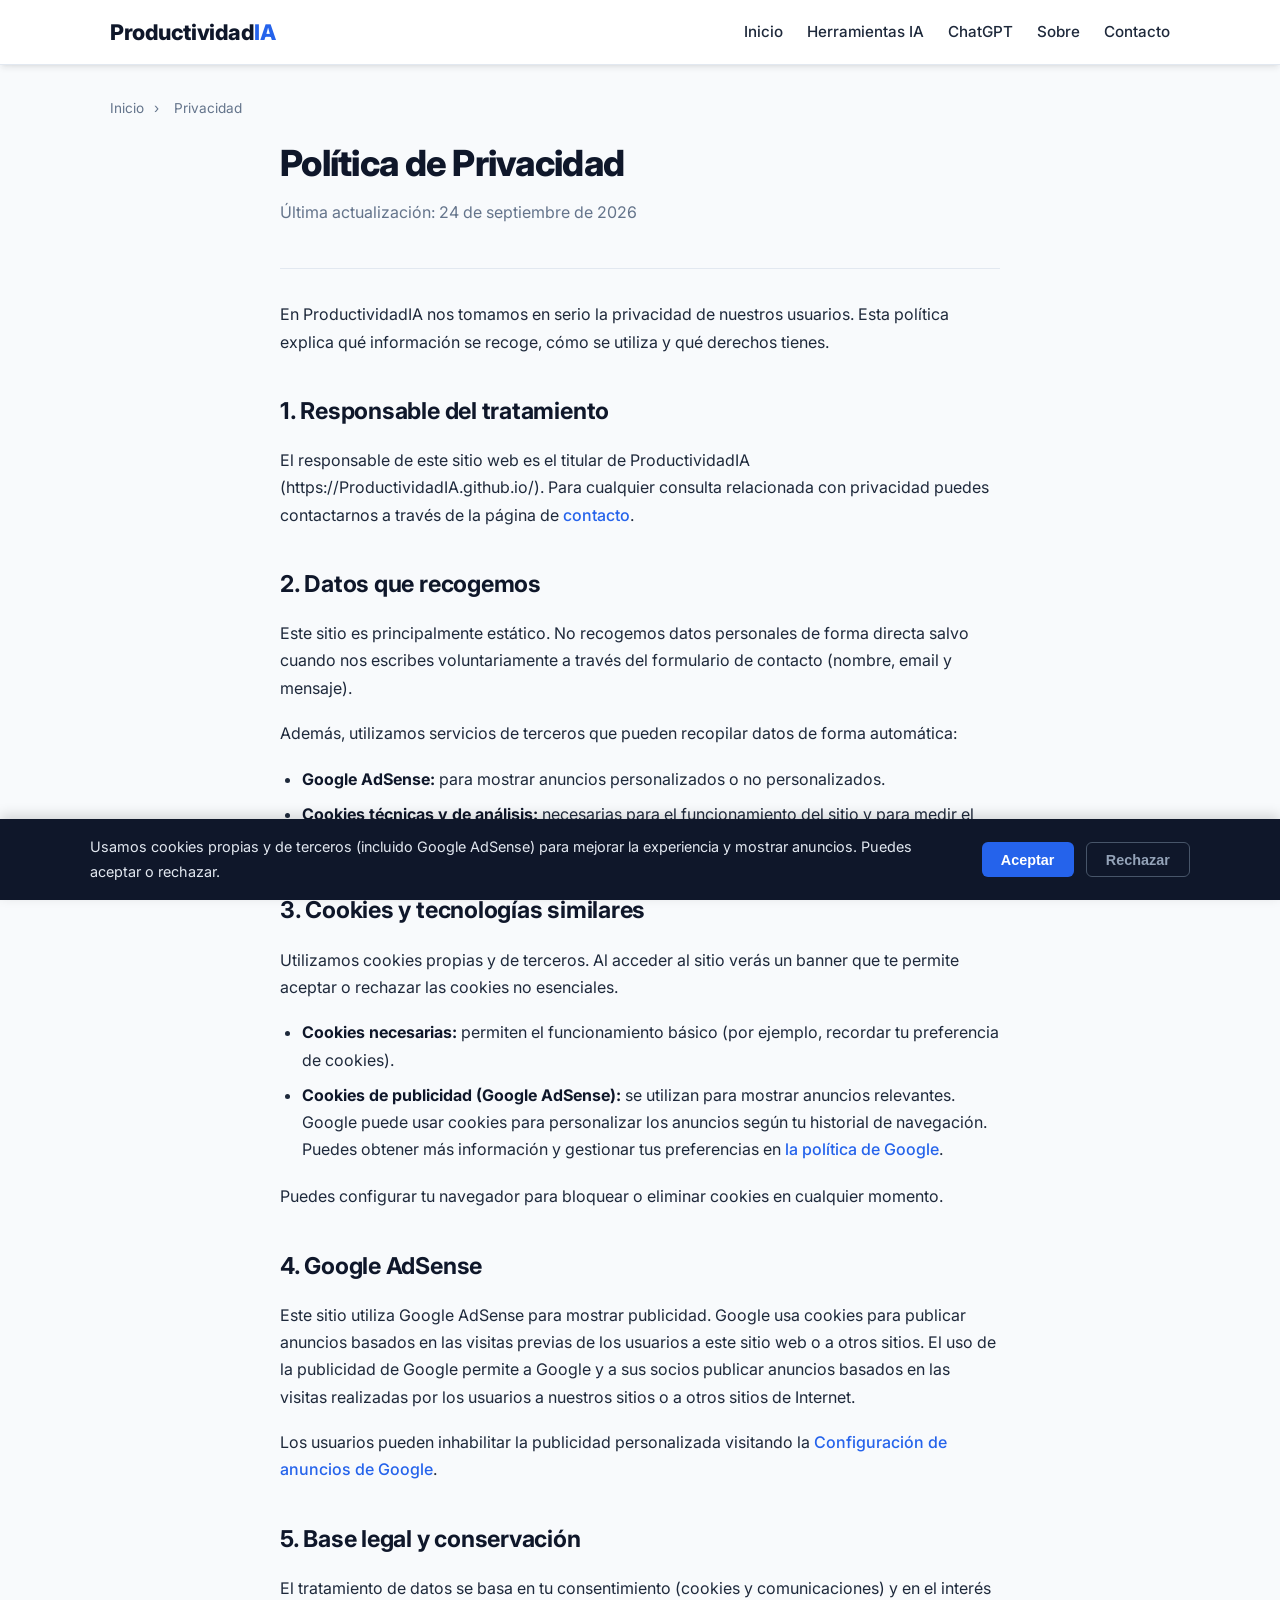
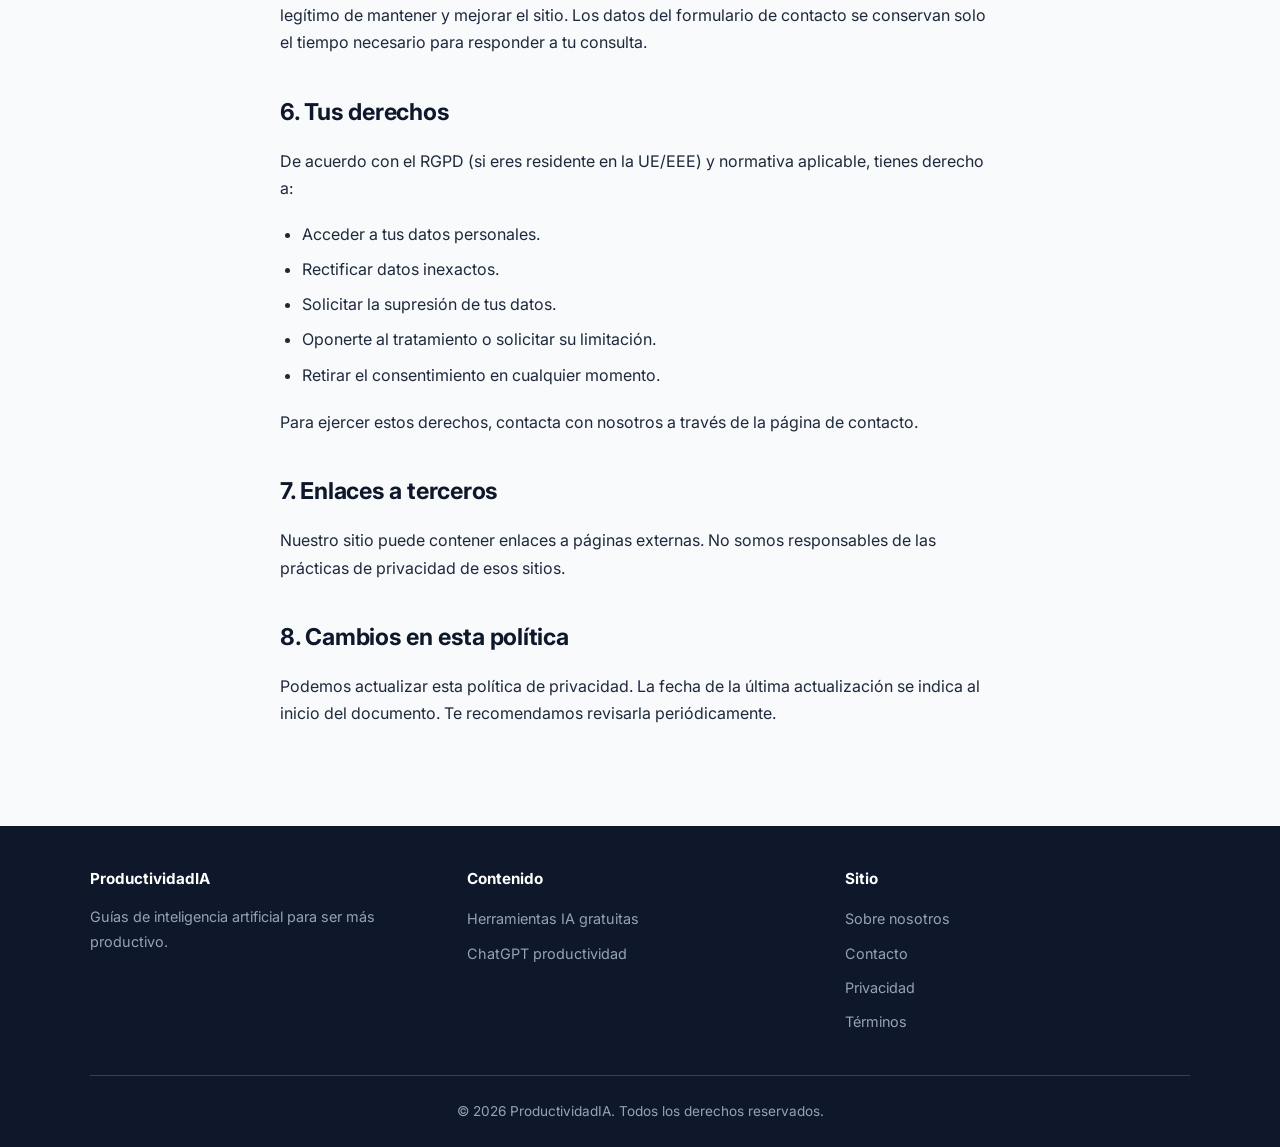
<file: privacidad.html>
<!DOCTYPE html>
<html lang="es">
<head>
  <meta charset="UTF-8">
  <meta name="viewport" content="width=device-width, initial-scale=1">
  <title>Política de Privacidad | ProductividadIA</title>
  <meta name="description" content="Política de privacidad de ProductividadIA. Información sobre el uso de cookies, Google AdSense y el tratamiento de datos personales.">
  <meta name="robots" content="index, follow">
  <link rel="canonical" href="https://ProductividadIA.github.io/privacidad.html">
  <link rel="preconnect" href="https://fonts.googleapis.com">
  <link rel="preconnect" href="https://fonts.gstatic.com" crossorigin>
  <link href="https://fonts.googleapis.com/css2?family=Inter:wght@400;500;600;700;800&display=swap" rel="stylesheet">
  <link rel="stylesheet" href="styles.css">
</head>
<body>
  <header class="site-header">
    <div class="header-inner">
      <a href="index.html" class="logo">Productividad<span>IA</span></a>
      <button class="menu-toggle" aria-label="Abrir menú" aria-expanded="false">
        <svg xmlns="http://www.w3.org/2000/svg" fill="none" viewBox="0 0 24 24" stroke="currentColor" stroke-width="2">
          <path stroke-linecap="round" stroke-linejoin="round" d="M4 6h16M4 12h16M4 18h16"/>
        </svg>
      </button>
      <nav class="nav" role="navigation">
        <a href="index.html">Inicio</a>
        <a href="mejores-herramientas-ia-gratuitas.html">Herramientas IA</a>
        <a href="chatgpt-productividad.html">ChatGPT</a>
        <a href="sobre.html">Sobre</a>
        <a href="contacto.html">Contacto</a>
      </nav>
    </div>
  </header>

  <main>
    <div class="container">
      <nav class="breadcrumbs"><a href="index.html">Inicio</a> <span>›</span> <span>Privacidad</span></nav>
      <article class="article-content" style="max-width:720px;margin:0 auto;">
        <header class="article-header">
          <h1>Política de Privacidad</h1>
          <p style="color:var(--text-muted);">Última actualización: 24 de septiembre de 2026</p>
        </header>

        <p>En ProductividadIA nos tomamos en serio la privacidad de nuestros usuarios. Esta política explica qué información se recoge, cómo se utiliza y qué derechos tienes.</p>

        <h2>1. Responsable del tratamiento</h2>
        <p>El responsable de este sitio web es el titular de ProductividadIA (https://ProductividadIA.github.io/). Para cualquier consulta relacionada con privacidad puedes contactarnos a través de la página de <a href="contacto.html">contacto</a>.</p>

        <h2>2. Datos que recogemos</h2>
        <p>Este sitio es principalmente estático. No recogemos datos personales de forma directa salvo cuando nos escribes voluntariamente a través del formulario de contacto (nombre, email y mensaje).</p>
        <p>Además, utilizamos servicios de terceros que pueden recopilar datos de forma automática:</p>
        <ul>
          <li><strong>Google AdSense:</strong> para mostrar anuncios personalizados o no personalizados.</li>
          <li><strong>Cookies técnicas y de análisis:</strong> necesarias para el funcionamiento del sitio y para medir el tráfico de forma agregada.</li>
        </ul>

        <h2>3. Cookies y tecnologías similares</h2>
        <p>Utilizamos cookies propias y de terceros. Al acceder al sitio verás un banner que te permite aceptar o rechazar las cookies no esenciales.</p>
        <ul>
          <li><strong>Cookies necesarias:</strong> permiten el funcionamiento básico (por ejemplo, recordar tu preferencia de cookies).</li>
          <li><strong>Cookies de publicidad (Google AdSense):</strong> se utilizan para mostrar anuncios relevantes. Google puede usar cookies para personalizar los anuncios según tu historial de navegación. Puedes obtener más información y gestionar tus preferencias en <a href="https://policies.google.com/technologies/ads" rel="noopener noreferrer" target="_blank">la política de Google</a>.</li>
        </ul>
        <p>Puedes configurar tu navegador para bloquear o eliminar cookies en cualquier momento.</p>

        <h2>4. Google AdSense</h2>
        <p>Este sitio utiliza Google AdSense para mostrar publicidad. Google usa cookies para publicar anuncios basados en las visitas previas de los usuarios a este sitio web o a otros sitios. El uso de la publicidad de Google permite a Google y a sus socios publicar anuncios basados en las visitas realizadas por los usuarios a nuestros sitios o a otros sitios de Internet.</p>
        <p>Los usuarios pueden inhabilitar la publicidad personalizada visitando la <a href="https://www.google.com/settings/ads" rel="noopener noreferrer" target="_blank">Configuración de anuncios de Google</a>.</p>

        <h2>5. Base legal y conservación</h2>
        <p>El tratamiento de datos se basa en tu consentimiento (cookies y comunicaciones) y en el interés legítimo de mantener y mejorar el sitio. Los datos del formulario de contacto se conservan solo el tiempo necesario para responder a tu consulta.</p>

        <h2>6. Tus derechos</h2>
        <p>De acuerdo con el RGPD (si eres residente en la UE/EEE) y normativa aplicable, tienes derecho a:</p>
        <ul>
          <li>Acceder a tus datos personales.</li>
          <li>Rectificar datos inexactos.</li>
          <li>Solicitar la supresión de tus datos.</li>
          <li>Oponerte al tratamiento o solicitar su limitación.</li>
          <li>Retirar el consentimiento en cualquier momento.</li>
        </ul>
        <p>Para ejercer estos derechos, contacta con nosotros a través de la página de contacto.</p>

        <h2>7. Enlaces a terceros</h2>
        <p>Nuestro sitio puede contener enlaces a páginas externas. No somos responsables de las prácticas de privacidad de esos sitios.</p>

        <h2>8. Cambios en esta política</h2>
        <p>Podemos actualizar esta política de privacidad. La fecha de la última actualización se indica al inicio del documento. Te recomendamos revisarla periódicamente.</p>
      </article>
    </div>
  </main>

  <footer class="site-footer">
    <div class="footer-inner">
      <div class="footer-col">
        <h4>ProductividadIA</h4>
        <p style="font-size:0.9rem;margin-top:0.5rem;">Guías de inteligencia artificial para ser más productivo.</p>
      </div>
      <div class="footer-col">
        <h4>Contenido</h4>
        <ul>
          <li><a href="mejores-herramientas-ia-gratuitas.html">Herramientas IA gratuitas</a></li>
          <li><a href="chatgpt-productividad.html">ChatGPT productividad</a></li>
        </ul>
      </div>
      <div class="footer-col">
        <h4>Sitio</h4>
        <ul>
          <li><a href="sobre.html">Sobre nosotros</a></li>
          <li><a href="contacto.html">Contacto</a></li>
          <li><a href="privacidad.html">Privacidad</a></li>
          <li><a href="terminos.html">Términos</a></li>
        </ul>
      </div>
    </div>
    <div class="footer-bottom">
      <p>© 2026 ProductividadIA. Todos los derechos reservados.</p>
    </div>
  </footer>

  <div id="cookie-banner" class="cookie-banner" role="dialog">
    <div class="cookie-inner">
      <p>Usamos cookies propias y de terceros (incluido Google AdSense) para mejorar la experiencia y mostrar anuncios. Puedes aceptar o rechazar.</p>
      <div class="cookie-btns">
        <button id="cookie-accept" class="btn-accept">Aceptar</button>
        <button id="cookie-reject" class="btn-reject">Rechazar</button>
      </div>
    </div>
  </div>
  <script src="script.js" defer></script>
</body>
</html>
</file>
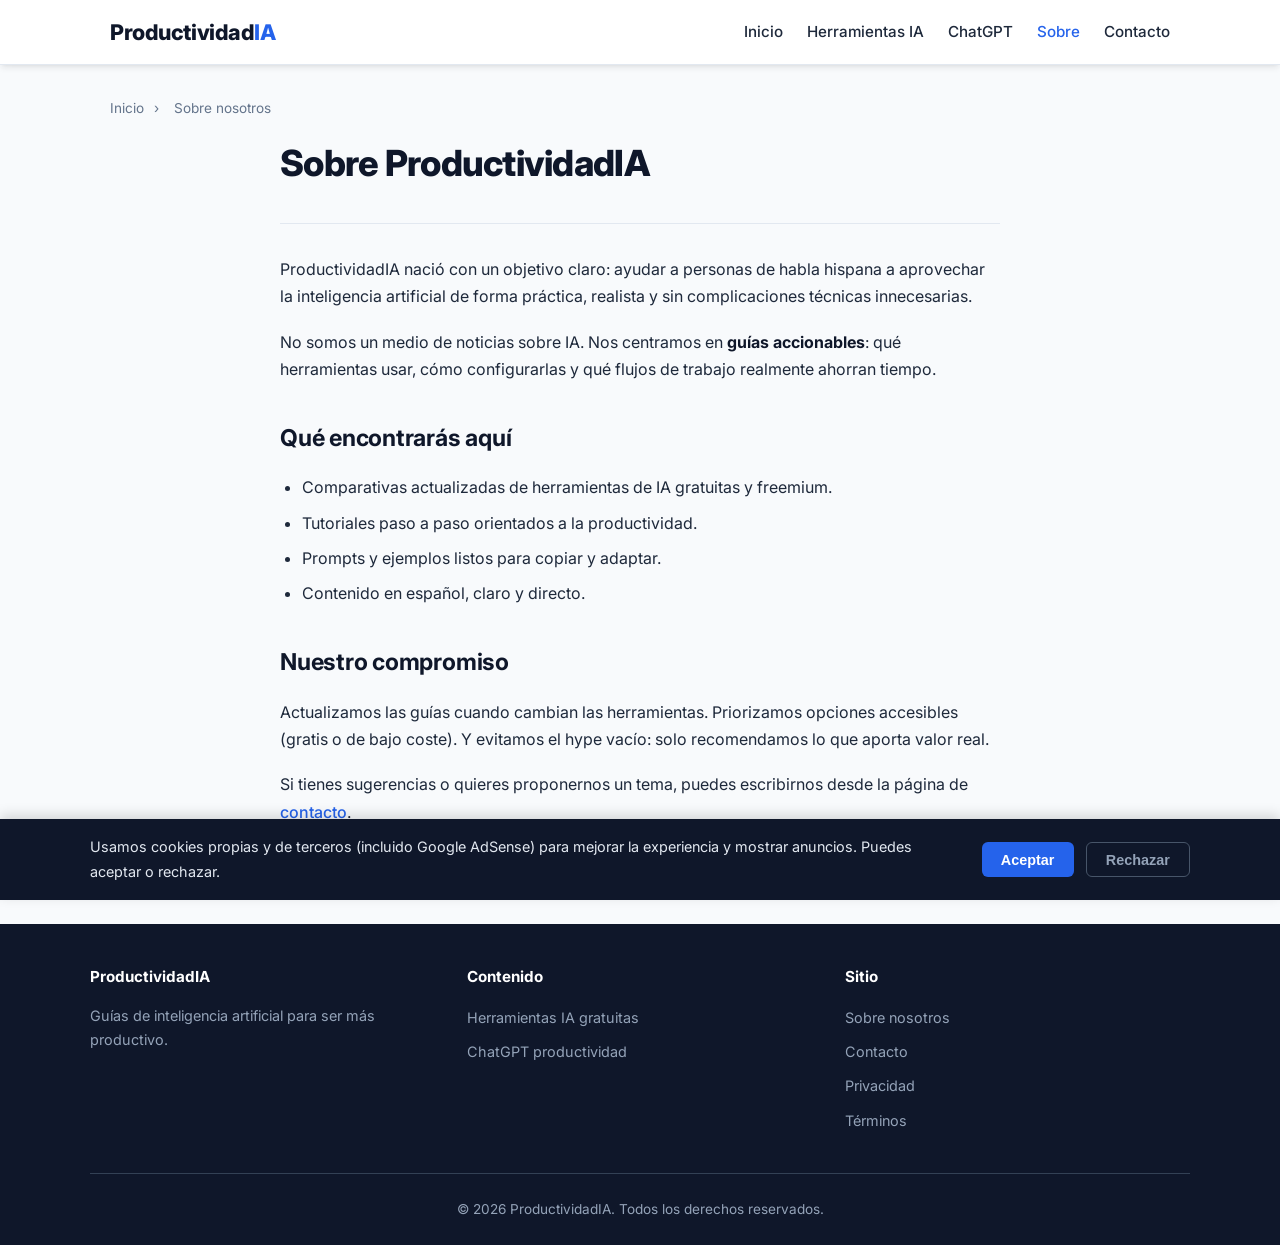
<file: sobre.html>
<!DOCTYPE html>
<html lang="es">
<head>
  <meta charset="UTF-8">
  <meta name="viewport" content="width=device-width, initial-scale=1">
  <title>Sobre nosotros | ProductividadIA</title>
  <meta name="description" content="Conoce ProductividadIA: nuestro objetivo es ayudarte a usar la inteligencia artificial de forma práctica para aumentar tu productividad personal y profesional.">
  <meta name="robots" content="index, follow">
  <link rel="canonical" href="https://ProductividadIA.github.io/sobre.html">
  <meta property="og:title" content="Sobre nosotros | ProductividadIA">
  <meta property="og:url" content="https://ProductividadIA.github.io/sobre.html">
  <link rel="preconnect" href="https://fonts.googleapis.com">
  <link rel="preconnect" href="https://fonts.gstatic.com" crossorigin>
  <link href="https://fonts.googleapis.com/css2?family=Inter:wght@400;500;600;700;800&display=swap" rel="stylesheet">
  <link rel="stylesheet" href="styles.css">
</head>
<body>
  <header class="site-header">
    <div class="header-inner">
      <a href="index.html" class="logo">Productividad<span>IA</span></a>
      <button class="menu-toggle" aria-label="Abrir menú" aria-expanded="false">
        <svg xmlns="http://www.w3.org/2000/svg" fill="none" viewBox="0 0 24 24" stroke="currentColor" stroke-width="2">
          <path stroke-linecap="round" stroke-linejoin="round" d="M4 6h16M4 12h16M4 18h16"/>
        </svg>
      </button>
      <nav class="nav" role="navigation">
        <a href="index.html">Inicio</a>
        <a href="mejores-herramientas-ia-gratuitas.html">Herramientas IA</a>
        <a href="chatgpt-productividad.html">ChatGPT</a>
        <a href="sobre.html" class="active">Sobre</a>
        <a href="contacto.html">Contacto</a>
      </nav>
    </div>
  </header>

  <main>
    <div class="container">
      <nav class="breadcrumbs"><a href="index.html">Inicio</a> <span>›</span> <span>Sobre nosotros</span></nav>
      <article class="article-content" style="max-width:720px;margin:0 auto;">
        <header class="article-header">
          <h1>Sobre ProductividadIA</h1>
        </header>
        <p>ProductividadIA nació con un objetivo claro: ayudar a personas de habla hispana a aprovechar la inteligencia artificial de forma práctica, realista y sin complicaciones técnicas innecesarias.</p>
        <p>No somos un medio de noticias sobre IA. Nos centramos en <strong>guías accionables</strong>: qué herramientas usar, cómo configurarlas y qué flujos de trabajo realmente ahorran tiempo.</p>
        <h2>Qué encontrarás aquí</h2>
        <ul>
          <li>Comparativas actualizadas de herramientas de IA gratuitas y freemium.</li>
          <li>Tutoriales paso a paso orientados a la productividad.</li>
          <li>Prompts y ejemplos listos para copiar y adaptar.</li>
          <li>Contenido en español, claro y directo.</li>
        </ul>
        <h2>Nuestro compromiso</h2>
        <p>Actualizamos las guías cuando cambian las herramientas. Priorizamos opciones accesibles (gratis o de bajo coste). Y evitamos el hype vacío: solo recomendamos lo que aporta valor real.</p>
        <p>Si tienes sugerencias o quieres proponernos un tema, puedes escribirnos desde la página de <a href="contacto.html">contacto</a>.</p>
      </article>
    </div>
  </main>

  <footer class="site-footer">
    <div class="footer-inner">
      <div class="footer-col">
        <h4>ProductividadIA</h4>
        <p style="font-size:0.9rem;margin-top:0.5rem;">Guías de inteligencia artificial para ser más productivo.</p>
      </div>
      <div class="footer-col">
        <h4>Contenido</h4>
        <ul>
          <li><a href="mejores-herramientas-ia-gratuitas.html">Herramientas IA gratuitas</a></li>
          <li><a href="chatgpt-productividad.html">ChatGPT productividad</a></li>
        </ul>
      </div>
      <div class="footer-col">
        <h4>Sitio</h4>
        <ul>
          <li><a href="sobre.html">Sobre nosotros</a></li>
          <li><a href="contacto.html">Contacto</a></li>
          <li><a href="privacidad.html">Privacidad</a></li>
          <li><a href="terminos.html">Términos</a></li>
        </ul>
      </div>
    </div>
    <div class="footer-bottom">
      <p>© 2026 ProductividadIA. Todos los derechos reservados.</p>
    </div>
  </footer>

  <div id="cookie-banner" class="cookie-banner" role="dialog">
    <div class="cookie-inner">
      <p>Usamos cookies propias y de terceros (incluido Google AdSense) para mejorar la experiencia y mostrar anuncios. Puedes aceptar o rechazar.</p>
      <div class="cookie-btns">
        <button id="cookie-accept" class="btn-accept">Aceptar</button>
        <button id="cookie-reject" class="btn-reject">Rechazar</button>
      </div>
    </div>
  </div>
  <script src="script.js" defer></script>
</body>
</html>
</file>
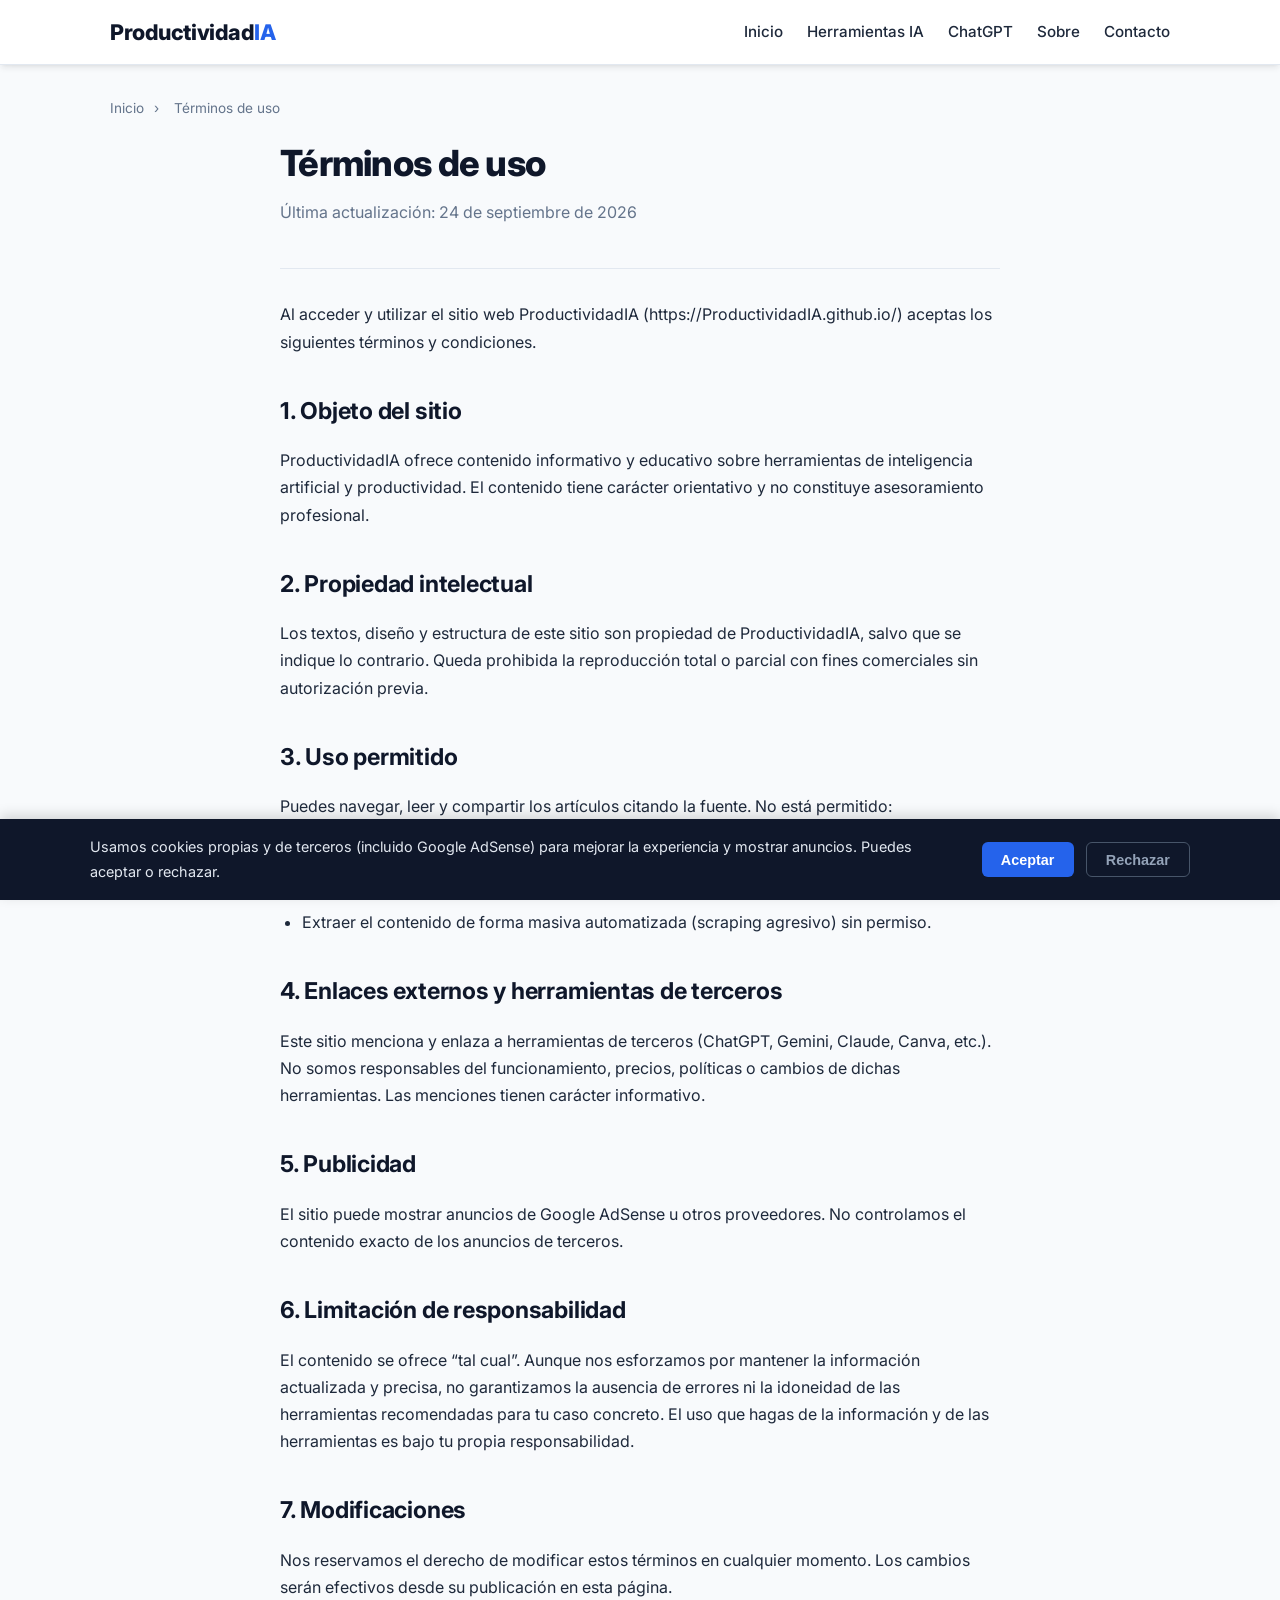
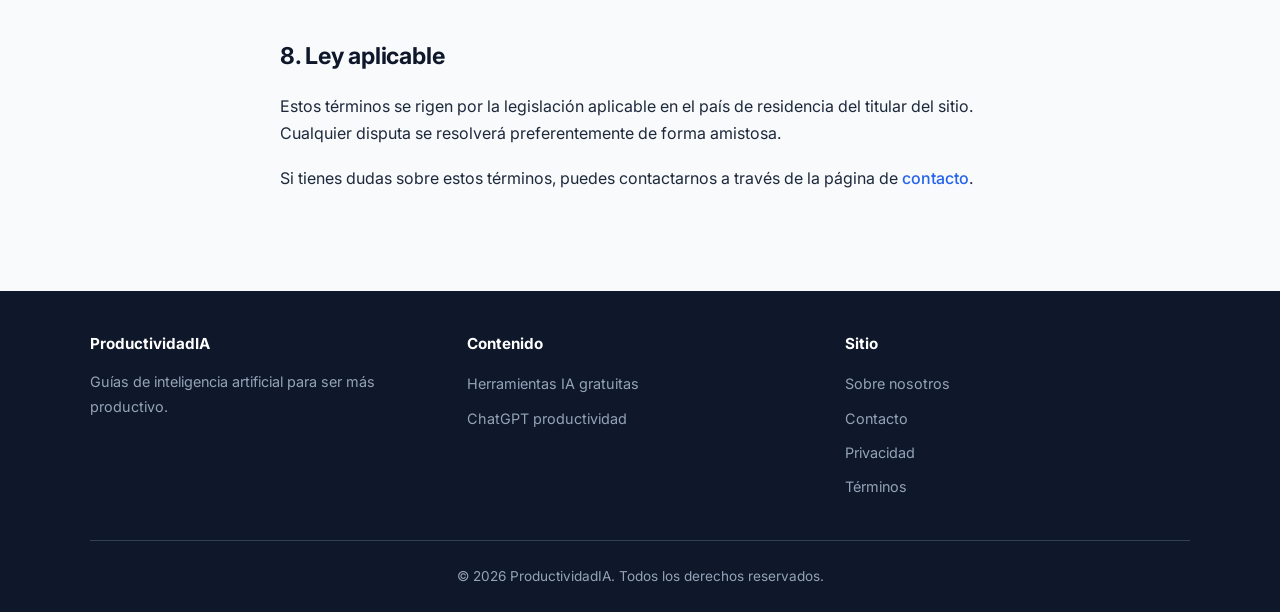
<file: terminos.html>
<!DOCTYPE html>
<html lang="es">
<head>
  <meta charset="UTF-8">
  <meta name="viewport" content="width=device-width, initial-scale=1">
  <title>Términos de uso | ProductividadIA</title>
  <meta name="description" content="Términos y condiciones de uso del sitio ProductividadIA.">
  <meta name="robots" content="index, follow">
  <link rel="canonical" href="https://ProductividadIA.github.io/terminos.html">
  <link rel="preconnect" href="https://fonts.googleapis.com">
  <link rel="preconnect" href="https://fonts.gstatic.com" crossorigin>
  <link href="https://fonts.googleapis.com/css2?family=Inter:wght@400;500;600;700;800&display=swap" rel="stylesheet">
  <link rel="stylesheet" href="styles.css">
</head>
<body>
  <header class="site-header">
    <div class="header-inner">
      <a href="index.html" class="logo">Productividad<span>IA</span></a>
      <button class="menu-toggle" aria-label="Abrir menú" aria-expanded="false">
        <svg xmlns="http://www.w3.org/2000/svg" fill="none" viewBox="0 0 24 24" stroke="currentColor" stroke-width="2">
          <path stroke-linecap="round" stroke-linejoin="round" d="M4 6h16M4 12h16M4 18h16"/>
        </svg>
      </button>
      <nav class="nav" role="navigation">
        <a href="index.html">Inicio</a>
        <a href="mejores-herramientas-ia-gratuitas.html">Herramientas IA</a>
        <a href="chatgpt-productividad.html">ChatGPT</a>
        <a href="sobre.html">Sobre</a>
        <a href="contacto.html">Contacto</a>
      </nav>
    </div>
  </header>

  <main>
    <div class="container">
      <nav class="breadcrumbs"><a href="index.html">Inicio</a> <span>›</span> <span>Términos de uso</span></nav>
      <article class="article-content" style="max-width:720px;margin:0 auto;">
        <header class="article-header">
          <h1>Términos de uso</h1>
          <p style="color:var(--text-muted);">Última actualización: 24 de septiembre de 2026</p>
        </header>

        <p>Al acceder y utilizar el sitio web ProductividadIA (https://ProductividadIA.github.io/) aceptas los siguientes términos y condiciones.</p>

        <h2>1. Objeto del sitio</h2>
        <p>ProductividadIA ofrece contenido informativo y educativo sobre herramientas de inteligencia artificial y productividad. El contenido tiene carácter orientativo y no constituye asesoramiento profesional.</p>

        <h2>2. Propiedad intelectual</h2>
        <p>Los textos, diseño y estructura de este sitio son propiedad de ProductividadIA, salvo que se indique lo contrario. Queda prohibida la reproducción total o parcial con fines comerciales sin autorización previa.</p>

        <h2>3. Uso permitido</h2>
        <p>Puedes navegar, leer y compartir los artículos citando la fuente. No está permitido:</p>
        <ul>
          <li>Usar el contenido de forma fraudulenta o ilegal.</li>
          <li>Intentar vulnerar la seguridad del sitio.</li>
          <li>Extraer el contenido de forma masiva automatizada (scraping agresivo) sin permiso.</li>
        </ul>

        <h2>4. Enlaces externos y herramientas de terceros</h2>
        <p>Este sitio menciona y enlaza a herramientas de terceros (ChatGPT, Gemini, Claude, Canva, etc.). No somos responsables del funcionamiento, precios, políticas o cambios de dichas herramientas. Las menciones tienen carácter informativo.</p>

        <h2>5. Publicidad</h2>
        <p>El sitio puede mostrar anuncios de Google AdSense u otros proveedores. No controlamos el contenido exacto de los anuncios de terceros.</p>

        <h2>6. Limitación de responsabilidad</h2>
        <p>El contenido se ofrece “tal cual”. Aunque nos esforzamos por mantener la información actualizada y precisa, no garantizamos la ausencia de errores ni la idoneidad de las herramientas recomendadas para tu caso concreto. El uso que hagas de la información y de las herramientas es bajo tu propia responsabilidad.</p>

        <h2>7. Modificaciones</h2>
        <p>Nos reservamos el derecho de modificar estos términos en cualquier momento. Los cambios serán efectivos desde su publicación en esta página.</p>

        <h2>8. Ley aplicable</h2>
        <p>Estos términos se rigen por la legislación aplicable en el país de residencia del titular del sitio. Cualquier disputa se resolverá preferentemente de forma amistosa.</p>

        <p>Si tienes dudas sobre estos términos, puedes contactarnos a través de la página de <a href="contacto.html">contacto</a>.</p>
      </article>
    </div>
  </main>

  <footer class="site-footer">
    <div class="footer-inner">
      <div class="footer-col">
        <h4>ProductividadIA</h4>
        <p style="font-size:0.9rem;margin-top:0.5rem;">Guías de inteligencia artificial para ser más productivo.</p>
      </div>
      <div class="footer-col">
        <h4>Contenido</h4>
        <ul>
          <li><a href="mejores-herramientas-ia-gratuitas.html">Herramientas IA gratuitas</a></li>
          <li><a href="chatgpt-productividad.html">ChatGPT productividad</a></li>
        </ul>
      </div>
      <div class="footer-col">
        <h4>Sitio</h4>
        <ul>
          <li><a href="sobre.html">Sobre nosotros</a></li>
          <li><a href="contacto.html">Contacto</a></li>
          <li><a href="privacidad.html">Privacidad</a></li>
          <li><a href="terminos.html">Términos</a></li>
        </ul>
      </div>
    </div>
    <div class="footer-bottom">
      <p>© 2026 ProductividadIA. Todos los derechos reservados.</p>
    </div>
  </footer>

  <div id="cookie-banner" class="cookie-banner" role="dialog">
    <div class="cookie-inner">
      <p>Usamos cookies propias y de terceros (incluido Google AdSense) para mejorar la experiencia y mostrar anuncios. Puedes aceptar o rechazar.</p>
      <div class="cookie-btns">
        <button id="cookie-accept" class="btn-accept">Aceptar</button>
        <button id="cookie-reject" class="btn-reject">Rechazar</button>
      </div>
    </div>
  </div>
  <script src="script.js" defer></script>
</body>
</html>
</file>
<file: styles.css>
/* ============================================
   ProductividadIA - styles.css
   Sitio optimizado SEO + rendimiento + accesibilidad
   ============================================ */

:root {
  --primary: #2563eb;
  --primary-dark: #1d4ed8;
  --primary-light: #3b82f6;
  --secondary: #0f172a;
  --accent: #06b6d4;
  --bg: #f8fafc;
  --bg-card: #ffffff;
  --text: #1e293b;
  --text-muted: #64748b;
  --border: #e2e8f0;
  --success: #10b981;
  --radius: 12px;
  --shadow: 0 4px 6px -1px rgb(0 0 0 / 0.08), 0 2px 4px -2px rgb(0 0 0 / 0.06);
  --shadow-lg: 0 10px 15px -3px rgb(0 0 0 / 0.1), 0 4px 6px -4px rgb(0 0 0 / 0.1);
  --max-width: 1100px;
  --font: 'Inter', system-ui, -apple-system, BlinkMacSystemFont, 'Segoe UI', Roboto, sans-serif;
}

*,
*::before,
*::after {
  box-sizing: border-box;
  margin: 0;
  padding: 0;
}

html {
  scroll-behavior: smooth;
  font-size: 16px;
}

body {
  font-family: var(--font);
  background: var(--bg);
  color: var(--text);
  line-height: 1.7;
  min-height: 100vh;
  display: flex;
  flex-direction: column;
}

img {
  max-width: 100%;
  height: auto;
  display: block;
}

a {
  color: var(--primary);
  text-decoration: none;
  transition: color 0.2s ease;
}

a:hover,
a:focus {
  color: var(--primary-dark);
  text-decoration: underline;
}

/* ========== Header ========== */
.site-header {
  background: var(--bg-card);
  border-bottom: 1px solid var(--border);
  position: sticky;
  top: 0;
  z-index: 1000;
  box-shadow: var(--shadow);
}

.header-inner {
  max-width: var(--max-width);
  margin: 0 auto;
  padding: 0.85rem 1.25rem;
  display: flex;
  align-items: center;
  justify-content: space-between;
  gap: 1rem;
}

.logo {
  font-size: 1.35rem;
  font-weight: 800;
  color: var(--secondary);
  letter-spacing: -0.02em;
  text-decoration: none;
}

.logo span {
  color: var(--primary);
}

.logo:hover {
  text-decoration: none;
}

.nav {
  display: flex;
  align-items: center;
  gap: 1.5rem;
}

.nav a {
  color: var(--text);
  font-weight: 500;
  font-size: 0.95rem;
  text-decoration: none;
}

.nav a:hover,
.nav a.active {
  color: var(--primary);
}

.menu-toggle {
  display: none;
  background: none;
  border: none;
  cursor: pointer;
  padding: 0.5rem;
  color: var(--secondary);
}

.menu-toggle svg {
  width: 24px;
  height: 24px;
}

/* ========== Main ========== */
main {
  flex: 1;
  width: 100%;
}

.container {
  max-width: var(--max-width);
  margin: 0 auto;
  padding: 2rem 1.25rem;
}

/* Hero */
.hero {
  background: linear-gradient(135deg, #1e3a8a 0%, #2563eb 50%, #06b6d4 100%);
  color: #fff;
  padding: 3.5rem 1.25rem;
  text-align: center;
}

.hero-inner {
  max-width: 800px;
  margin: 0 auto;
}

.hero h1 {
  font-size: clamp(1.75rem, 4vw, 2.5rem);
  font-weight: 800;
  line-height: 1.25;
  margin-bottom: 1rem;
  letter-spacing: -0.03em;
}

.hero p {
  font-size: 1.15rem;
  opacity: 0.95;
  margin-bottom: 1.75rem;
  line-height: 1.6;
}

.btn {
  display: inline-block;
  background: #fff;
  color: var(--primary-dark);
  font-weight: 700;
  padding: 0.85rem 1.75rem;
  border-radius: 50px;
  text-decoration: none;
  transition: transform 0.2s, box-shadow 0.2s;
  box-shadow: var(--shadow);
}

.btn:hover {
  transform: translateY(-2px);
  box-shadow: var(--shadow-lg);
  text-decoration: none;
  color: var(--primary-dark);
}

.btn-primary {
  background: var(--primary);
  color: #fff;
}

.btn-primary:hover {
  background: var(--primary-dark);
  color: #fff;
}

/* Cards grid */
.section-title {
  font-size: 1.75rem;
  font-weight: 800;
  margin-bottom: 0.5rem;
  color: var(--secondary);
  letter-spacing: -0.02em;
}

.section-subtitle {
  color: var(--text-muted);
  margin-bottom: 2rem;
  font-size: 1.05rem;
}

.cards {
  display: grid;
  grid-template-columns: repeat(auto-fit, minmax(300px, 1fr));
  gap: 1.5rem;
  margin-bottom: 3rem;
}

.card {
  background: var(--bg-card);
  border-radius: var(--radius);
  overflow: hidden;
  box-shadow: var(--shadow);
  border: 1px solid var(--border);
  transition: transform 0.25s ease, box-shadow 0.25s ease;
  display: flex;
  flex-direction: column;
}

.card:hover {
  transform: translateY(-4px);
  box-shadow: var(--shadow-lg);
}

.card-body {
  padding: 1.5rem;
  flex: 1;
  display: flex;
  flex-direction: column;
}

.card-tag {
  display: inline-block;
  background: #eff6ff;
  color: var(--primary);
  font-size: 0.75rem;
  font-weight: 700;
  padding: 0.25rem 0.7rem;
  border-radius: 50px;
  margin-bottom: 0.75rem;
  text-transform: uppercase;
  letter-spacing: 0.03em;
}

.card h2,
.card h3 {
  font-size: 1.2rem;
  font-weight: 700;
  margin-bottom: 0.6rem;
  line-height: 1.35;
  color: var(--secondary);
}

.card p {
  color: var(--text-muted);
  font-size: 0.95rem;
  flex: 1;
  margin-bottom: 1rem;
}

.card-link {
  font-weight: 600;
  font-size: 0.95rem;
  color: var(--primary);
}

/* Article layout */
.article-header {
  margin-bottom: 2rem;
  padding-bottom: 1.5rem;
  border-bottom: 1px solid var(--border);
}

.article-header h1 {
  font-size: clamp(1.6rem, 3.5vw, 2.25rem);
  font-weight: 800;
  line-height: 1.3;
  margin-bottom: 0.75rem;
  color: var(--secondary);
  letter-spacing: -0.02em;
}

.article-meta {
  color: var(--text-muted);
  font-size: 0.9rem;
  display: flex;
  flex-wrap: wrap;
  gap: 1rem;
}

.article-content {
  max-width: 720px;
}

.article-content h2 {
  font-size: 1.45rem;
  font-weight: 700;
  margin: 2.25rem 0 1rem;
  color: var(--secondary);
  letter-spacing: -0.01em;
}

.article-content h3 {
  font-size: 1.2rem;
  font-weight: 700;
  margin: 1.75rem 0 0.75rem;
  color: var(--secondary);
}

.article-content p {
  margin-bottom: 1.15rem;
}

.article-content ul,
.article-content ol {
  margin: 0 0 1.25rem 1.4rem;
}

.article-content li {
  margin-bottom: 0.5rem;
}

.article-content strong {
  font-weight: 700;
  color: var(--secondary);
}

.article-content a {
  font-weight: 500;
}

.article-content blockquote {
  border-left: 4px solid var(--primary);
  padding: 1rem 1.25rem;
  margin: 1.5rem 0;
  background: #eff6ff;
  border-radius: 0 var(--radius) var(--radius) 0;
  color: var(--text);
  font-style: italic;
}

.tip-box {
  background: #ecfdf5;
  border: 1px solid #a7f3d0;
  border-radius: var(--radius);
  padding: 1.25rem 1.5rem;
  margin: 1.5rem 0;
}

.tip-box strong {
  color: #047857;
}

.ad-placeholder {
  background: #f1f5f9;
  border: 2px dashed #cbd5e1;
  border-radius: var(--radius);
  padding: 2rem 1rem;
  text-align: center;
  color: var(--text-muted);
  font-size: 0.85rem;
  margin: 2rem 0;
  min-height: 90px;
  display: flex;
  align-items: center;
  justify-content: center;
}

/* Sidebar layout for articles */
.layout-with-sidebar {
  display: grid;
  grid-template-columns: 1fr 300px;
  gap: 2.5rem;
  align-items: start;
}

.sidebar {
  position: sticky;
  top: 90px;
}

.sidebar-box {
  background: var(--bg-card);
  border: 1px solid var(--border);
  border-radius: var(--radius);
  padding: 1.25rem;
  margin-bottom: 1.5rem;
  box-shadow: var(--shadow);
}

.sidebar-box h3 {
  font-size: 1rem;
  font-weight: 700;
  margin-bottom: 0.85rem;
  color: var(--secondary);
}

.sidebar-box ul {
  list-style: none;
  margin: 0;
}

.sidebar-box li {
  margin-bottom: 0.6rem;
}

.sidebar-box a {
  font-size: 0.9rem;
  color: var(--text);
  font-weight: 500;
}

.sidebar-box a:hover {
  color: var(--primary);
}

/* Footer */
.site-footer {
  background: var(--secondary);
  color: #94a3b8;
  padding: 2.5rem 1.25rem 1.5rem;
  margin-top: 3rem;
}

.footer-inner {
  max-width: var(--max-width);
  margin: 0 auto;
  display: grid;
  grid-template-columns: repeat(auto-fit, minmax(200px, 1fr));
  gap: 2rem;
  margin-bottom: 2rem;
}

.footer-col h4 {
  color: #fff;
  font-size: 0.95rem;
  font-weight: 700;
  margin-bottom: 0.85rem;
}

.footer-col ul {
  list-style: none;
}

.footer-col li {
  margin-bottom: 0.45rem;
}

.footer-col a {
  color: #94a3b8;
  font-size: 0.9rem;
  text-decoration: none;
}

.footer-col a:hover {
  color: #fff;
}

.footer-bottom {
  max-width: var(--max-width);
  margin: 0 auto;
  padding-top: 1.5rem;
  border-top: 1px solid #334155;
  text-align: center;
  font-size: 0.85rem;
}

/* Forms */
.form-group {
  margin-bottom: 1.25rem;
}

.form-group label {
  display: block;
  font-weight: 600;
  margin-bottom: 0.4rem;
  font-size: 0.95rem;
}

.form-group input,
.form-group textarea {
  width: 100%;
  padding: 0.75rem 1rem;
  border: 1px solid var(--border);
  border-radius: 8px;
  font-family: inherit;
  font-size: 1rem;
  transition: border-color 0.2s;
}

.form-group input:focus,
.form-group textarea:focus {
  outline: none;
  border-color: var(--primary);
  box-shadow: 0 0 0 3px rgba(37, 99, 235, 0.15);
}

.form-group textarea {
  min-height: 140px;
  resize: vertical;
}

/* Cookie banner */
.cookie-banner {
  position: fixed;
  bottom: 0;
  left: 0;
  right: 0;
  background: var(--secondary);
  color: #e2e8f0;
  padding: 1rem 1.25rem;
  z-index: 2000;
  display: none;
  box-shadow: 0 -4px 12px rgb(0 0 0 / 0.15);
}

.cookie-banner.show {
  display: block;
}

.cookie-inner {
  max-width: var(--max-width);
  margin: 0 auto;
  display: flex;
  flex-wrap: wrap;
  align-items: center;
  justify-content: space-between;
  gap: 1rem;
}

.cookie-inner p {
  font-size: 0.9rem;
  flex: 1;
  min-width: 250px;
}

.cookie-btns {
  display: flex;
  gap: 0.75rem;
}

.cookie-btns button {
  padding: 0.55rem 1.2rem;
  border-radius: 6px;
  font-weight: 600;
  font-size: 0.9rem;
  cursor: pointer;
  border: none;
  transition: background 0.2s;
}

.btn-accept {
  background: var(--primary);
  color: #fff;
}

.btn-accept:hover {
  background: var(--primary-dark);
}

.btn-reject {
  background: transparent;
  color: #94a3b8;
  border: 1px solid #475569 !important;
}

.btn-reject:hover {
  background: #334155;
  color: #fff;
}

/* Breadcrumbs */
.breadcrumbs {
  font-size: 0.85rem;
  color: var(--text-muted);
  margin-bottom: 1.25rem;
}

.breadcrumbs a {
  color: var(--text-muted);
}

.breadcrumbs a:hover {
  color: var(--primary);
}

.breadcrumbs span {
  margin: 0 0.35rem;
}

/* Utility */
.text-center {
  text-align: center;
}

.mt-2 {
  margin-top: 2rem;
}

.mb-2 {
  margin-bottom: 2rem;
}

/* ========== Responsive ========== */
@media (max-width: 860px) {
  .layout-with-sidebar {
    grid-template-columns: 1fr;
  }

  .sidebar {
    position: static;
  }

  .menu-toggle {
    display: block;
  }

  .nav {
    display: none;
    position: absolute;
    top: 100%;
    left: 0;
    right: 0;
    background: var(--bg-card);
    flex-direction: column;
    padding: 1rem;
    border-bottom: 1px solid var(--border);
    box-shadow: var(--shadow);
    gap: 0;
  }

  .nav.open {
    display: flex;
  }

  .nav a {
    padding: 0.85rem 1rem;
    width: 100%;
    border-bottom: 1px solid var(--border);
  }

  .nav a:last-child {
    border-bottom: none;
  }

  .header-inner {
    position: relative;
  }
}

@media (max-width: 480px) {
  .hero {
    padding: 2.5rem 1rem;
  }

  .container {
    padding: 1.5rem 1rem;
  }
}

/* Print */
@media print {
  .site-header,
  .site-footer,
  .cookie-banner,
  .ad-placeholder,
  .sidebar {
    display: none !important;
  }

  body {
    background: #fff;
    color: #000;
  }
}
</file>
